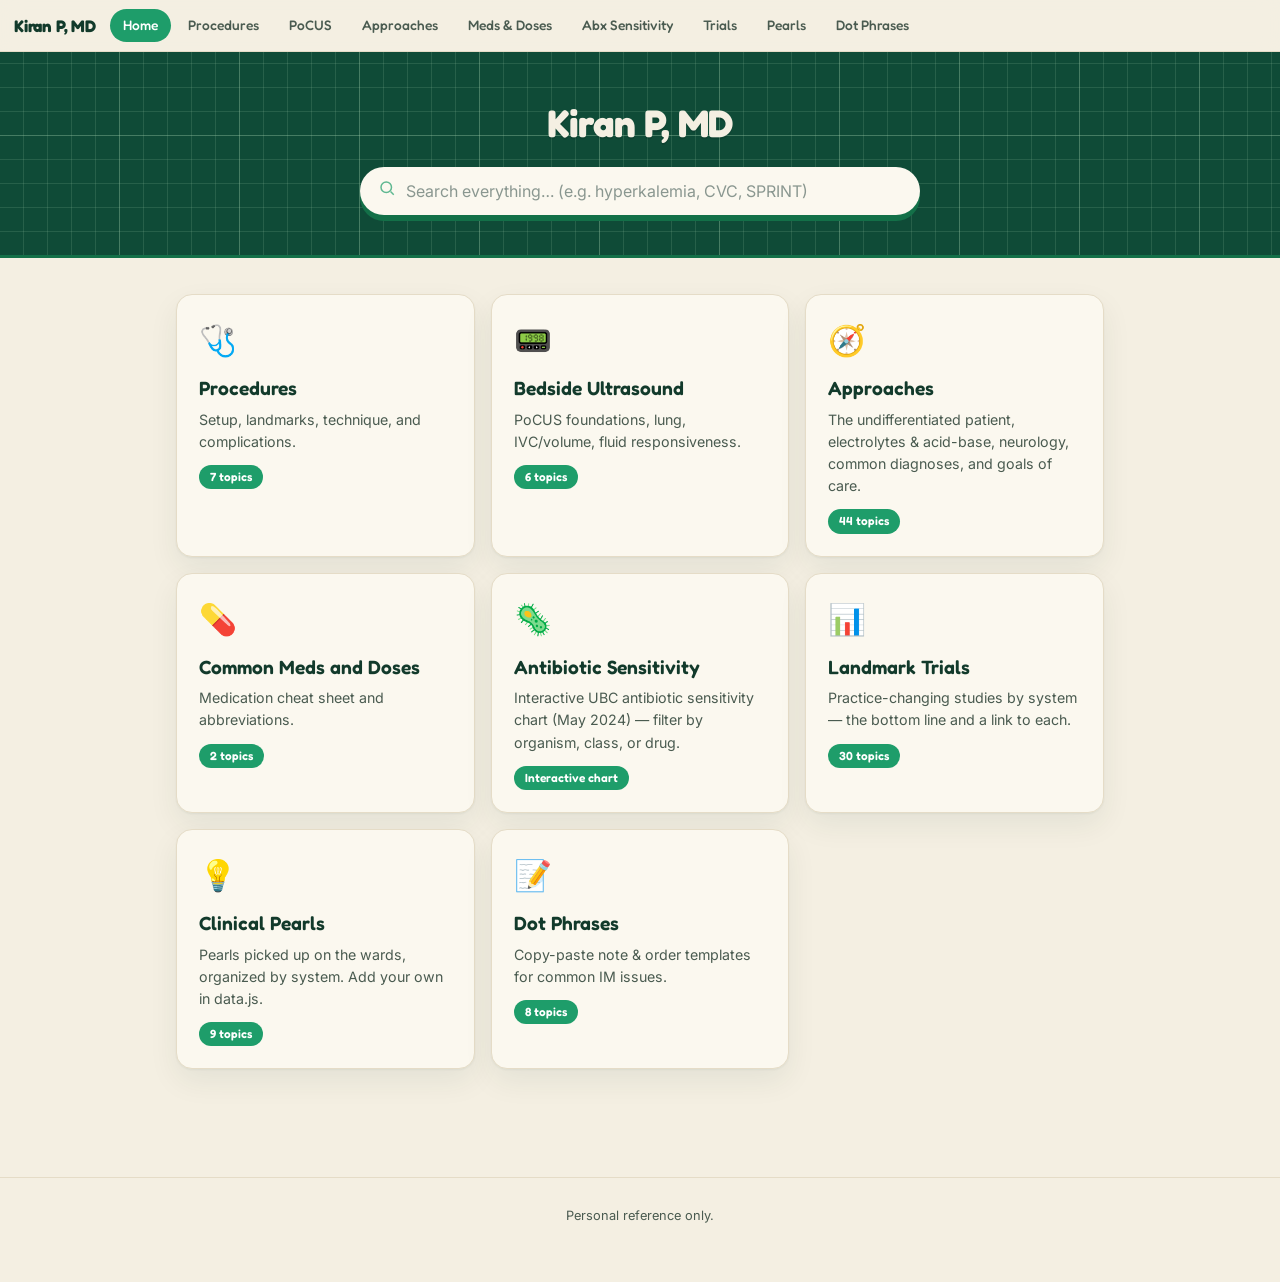
<file: index.html>
<!DOCTYPE html>
<html lang="en">
<head>
<meta charset="UTF-8">
<meta name="viewport" content="width=device-width, initial-scale=1.0">
<title>Kiran P, MD</title>
<link rel="stylesheet" href="styles.css?v=4">
</head>
<body data-page="home">
<div class="topbar" id="topbar"></div>
<header class="hero">
  <h1>Kiran P, MD</h1>
  <div class="searchwrap">
    <svg viewBox="0 0 24 24" fill="none" stroke="currentColor" stroke-width="2"><circle cx="11" cy="11" r="7"/><path d="M21 21l-4.3-4.3"/></svg>
    <input id="search" type="text" placeholder="Search everything… (e.g. hyperkalemia, CVC, SPRINT)" autocomplete="off">
  </div>
</header>
<main id="main"></main>
<footer>
  <p class="disclaimer">Personal reference only.</p>
</footer>
<script>
var _v=Date.now();
document.write('<scr'+'ipt src="data.js?t='+_v+'"></scr'+'ipt>');
document.write('<scr'+'ipt src="app.js?t='+_v+'"></scr'+'ipt>');
</script>
</body>
</html>
</file>
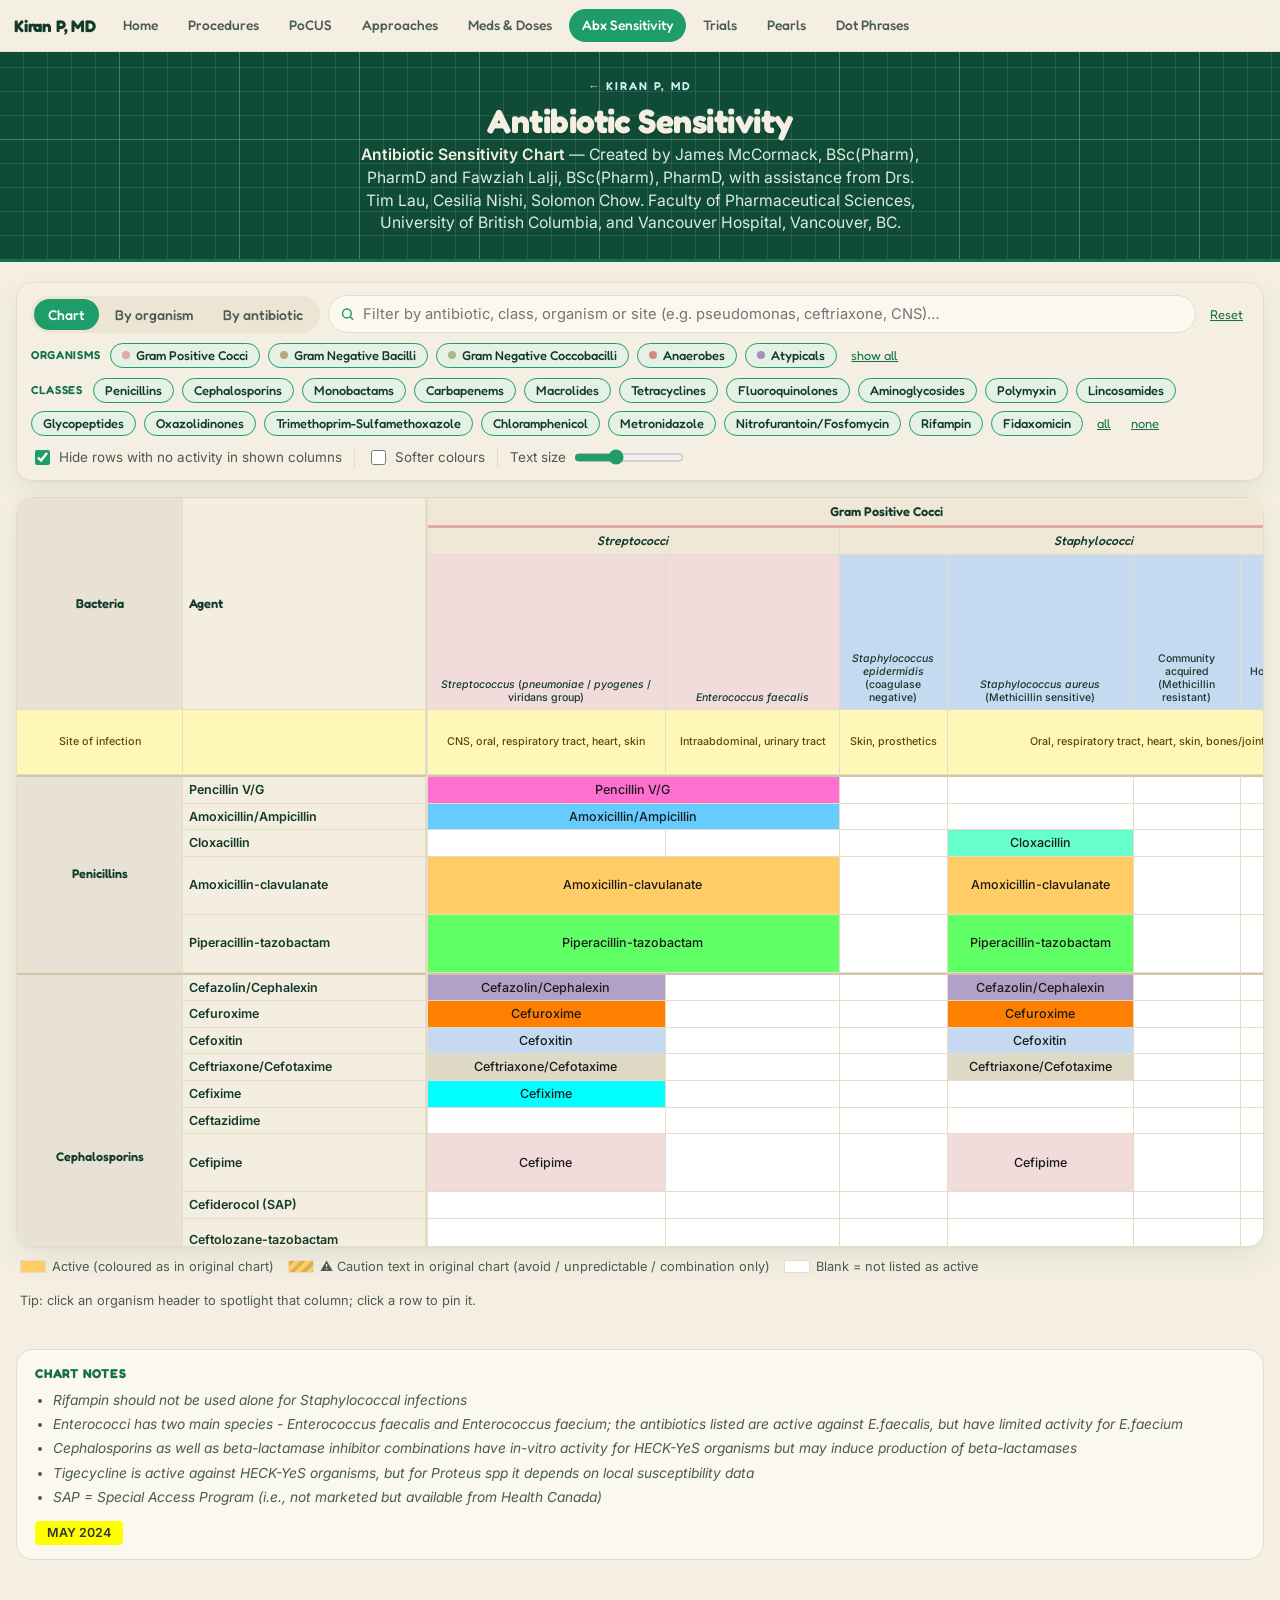
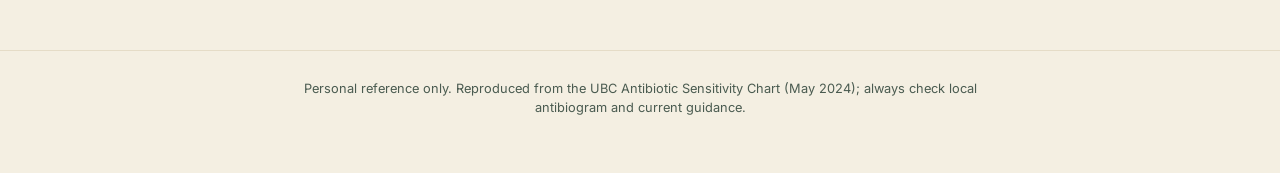
<file: antibiotics.html>
<!DOCTYPE html>
<html lang="en">
<head>
<meta charset="UTF-8">
<meta name="viewport" content="width=device-width, initial-scale=1.0">
<title>Antibiotic Sensitivity — Kiran P, MD</title>
<link rel="stylesheet" href="styles.css?v=4">
<style>
/* ---------- page-specific: Antibiotic Sensitivity ---------- */
body[data-page="antibiotics"] main{max-width:1560px;padding-top:20px}
body[data-page="antibiotics"] header.hero{padding:26px 20px 24px}
body[data-page="antibiotics"] header.hero h1{font-size:2.1rem}
.abx-credit{font-size:.74rem;color:#cfe3d2;max-width:720px;margin:10px auto 0;line-height:1.45}
.abx-credit b{color:#f4efe2;font-weight:600}

.abx-toolbar{background:rgba(244,239,226,.95);backdrop-filter:blur(8px);
  border:1.5px solid var(--line);border-radius:var(--radius);box-shadow:var(--shadow);padding:12px 14px;margin-bottom:16px}
.abx-row{display:flex;flex-wrap:wrap;align-items:center;gap:8px}
.abx-row + .abx-row{margin-top:10px}
.abx-tabs{display:inline-flex;background:var(--paper2);border-radius:999px;padding:3px;gap:2px}
.abx-tabs button{font-family:var(--display);border:none;background:none;color:var(--ink-soft);font-weight:500;font-size:.88rem;padding:7px 14px;border-radius:999px;cursor:pointer}
.abx-tabs button.on{background:var(--accent);color:#fff}
.abx-search{flex:1 1 220px;min-width:180px;position:relative}
.abx-search input{width:100%;font-family:var(--body);font-size:.92rem;padding:9px 12px 9px 34px;border:1.5px solid var(--line);border-radius:999px;background:var(--card);color:var(--ink);outline:none}
.abx-search input:focus{border-color:var(--accent)}
.abx-search svg{position:absolute;left:12px;top:50%;transform:translateY(-50%);width:15px;height:15px;color:var(--accent)}
.lbl{font-family:var(--display);font-size:.72rem;text-transform:uppercase;letter-spacing:.06em;color:var(--accent-dark);font-weight:600;margin-right:2px}
.chip{font-family:var(--display);font-size:.8rem;font-weight:500;border:1.5px solid var(--line);background:var(--card);color:var(--ink-soft);padding:4px 11px;border-radius:999px;cursor:pointer;white-space:nowrap}
.chip:hover{border-color:var(--accent)}
.chip.on{background:var(--accent-soft);border-color:var(--accent);color:var(--ink)}
.chip.off{opacity:.55;text-decoration:line-through}
.chip .dot{display:inline-block;width:8px;height:8px;border-radius:50%;margin-right:6px;vertical-align:1px}
.btnlink{font-family:var(--display);font-size:.8rem;border:none;background:none;color:var(--accent-dark);cursor:pointer;text-decoration:underline;padding:4px 6px}
.tog{display:inline-flex;align-items:center;gap:6px;font-size:.84rem;color:var(--ink-soft);cursor:pointer;user-select:none}
.tog input{accent-color:var(--accent);width:15px;height:15px}
.sep{width:1px;height:22px;background:var(--line);margin:0 4px}
input[type=range]{accent-color:var(--accent);width:110px}

/* ---------- chart ---------- */
.chartwrap{overflow:auto;max-height:calc(100vh - 150px);border:1.5px solid var(--line);border-radius:var(--radius);background:var(--card);box-shadow:var(--shadow)}
table.abx{border-collapse:separate;border-spacing:0;font-size:var(--fs,12.5px);table-layout:fixed;width:max-content;min-width:100%}
table.abx col.cs1{width:108px}table.abx col.cs2{width:170px}table.abx col.co{width:calc(var(--fs,12.5px) * 8.6)}
table.abx th,table.abx td{border-right:1px solid var(--line);border-bottom:1px solid var(--line);padding:5px 6px;text-align:center;vertical-align:middle;line-height:1.25}
table.abx thead th{position:sticky;background:#efe8d6;color:var(--ink);font-family:var(--display);font-weight:600;z-index:3}
table.abx thead tr.h1 th{top:0;height:30px;font-size:1.02em}
table.abx thead tr.h2 th{top:30px;height:24px;font-style:italic;font-weight:500}
table.abx thead tr.h3 th{top:54px;font-family:var(--body);font-weight:500;font-size:.84em;cursor:pointer;vertical-align:bottom}
table.abx thead tr.h3 th:hover{background:#e4f1e4}
table.abx thead tr.h3 th.sel{background:var(--accent);color:#fff}
table.abx thead tr.h3 th .org i{font-style:italic}
table.abx thead tr.h4 th{position:sticky;background:#fff7b8;font-weight:500;font-family:var(--body);font-size:.86em;color:#5a4d00}
table.abx .stick1{position:sticky;left:0;z-index:4;background:#e7e2d4;font-family:var(--display);font-weight:600;color:var(--ink)}
table.abx .stick2{position:sticky;left:108px;z-index:4;background:#f3eee0;text-align:left;font-weight:600;color:var(--ink);box-shadow:2px 0 0 var(--line)}
table.abx thead .stick1,table.abx thead .stick2{z-index:6}
table.abx tbody td.cell{color:#1a1a1a;font-weight:500;position:relative}
table.abx tbody td.empty{background:#fff}
table.abx tbody tr.clsstart td,table.abx tbody tr.clsstart th{border-top:2px solid #cfc5ab}
table.abx.soft tbody td.cell{background:color-mix(in srgb,var(--c) 42%,#fff) !important}
table.abx tbody td.caution{background-image:repeating-linear-gradient(135deg,rgba(0,0,0,.09) 0 5px,transparent 5px 10px)}
table.abx tbody td.caution::before{content:"⚠ ";}
table.abx tbody tr:hover td.empty{background:#f6f3ea}
table.abx tbody tr.rsel td,table.abx tbody tr.rsel th.stick2{outline:2px solid var(--accent);outline-offset:-2px}
table.abx.hascol tbody td.dim,table.abx.hascol tbody td.dim{opacity:.22}
table.abx td.hi{box-shadow:inset 0 0 0 2px var(--ink)}
.legend{display:flex;flex-wrap:wrap;gap:14px;font-size:.8rem;color:var(--ink-soft);margin:10px 4px 0}
.legend span.sw{display:inline-block;width:26px;height:13px;border:1px solid var(--line);vertical-align:-2px;margin-right:6px;background:#ffcc66}
.legend span.sw.c{background-image:repeating-linear-gradient(135deg,rgba(0,0,0,.14) 0 4px,transparent 4px 8px)}
.legend span.sw.e{background:#fff}

/* ---------- lists (by organism / by antibiotic) ---------- */
.pickgrid{display:grid;grid-template-columns:repeat(auto-fill,minmax(250px,1fr));gap:12px}
.pgroup{background:var(--card);border:1.5px solid var(--line);border-radius:14px;padding:12px 14px}
.pgroup h3{font-family:var(--display);font-size:.95rem;margin:0 0 8px;color:var(--ink);font-weight:600}
.pgroup h3 small{font-weight:500;color:var(--ink-soft);font-style:italic}
.pgroup .chip{display:block;width:100%;text-align:left;white-space:normal;margin:5px 0;border-radius:10px;line-height:1.3;padding:7px 10px}
.pgroup .chip .site{display:block;font-family:var(--body);font-size:.74rem;color:var(--ink-soft);margin-top:2px}
.results{margin-top:18px;scroll-margin-top:70px}
.rescard{background:var(--card);border:1.5px solid var(--accent);border-radius:var(--radius);box-shadow:var(--shadow);padding:16px 18px;margin-bottom:14px}
.rescard h2{font-family:var(--display);margin:0 0 4px;font-size:1.2rem;color:var(--ink)}
.rescard .sub{color:var(--ink-soft);font-size:.88rem;margin-bottom:10px}
.rescls{margin:12px 0 4px;font-family:var(--display);font-size:.74rem;text-transform:uppercase;letter-spacing:.06em;color:var(--accent-dark);font-weight:600}
.agent{display:flex;flex-wrap:wrap;align-items:center;gap:6px;padding:6px 0;border-bottom:1px dashed var(--line)}
.agent:last-child{border-bottom:none}
.pillc{display:inline-block;padding:3px 10px;border-radius:8px;font-size:.86rem;font-weight:500;color:#1a1a1a;border:1px solid rgba(0,0,0,.08)}
.pillc.caution{background-image:repeating-linear-gradient(135deg,rgba(0,0,0,.1) 0 5px,transparent 5px 10px)}
.pillc.caution::before{content:"⚠ "}
.forwhich{font-size:.78rem;color:var(--ink-soft)}
.forwhich b{color:var(--ink);font-weight:600}
.none{color:var(--ink-soft);font-style:italic;font-size:.9rem}
.drugpick{display:grid;grid-template-columns:repeat(auto-fill,minmax(220px,1fr));gap:6px}
.drugpick .clsname{grid-column:1/-1;margin:10px 0 0;font-family:var(--display);font-size:.74rem;text-transform:uppercase;letter-spacing:.06em;color:var(--accent-dark);font-weight:600}
.drugpick .chip{text-align:left;border-radius:10px;white-space:normal;line-height:1.3;padding:7px 10px}
.orgline{display:flex;gap:10px;align-items:flex-start;padding:7px 0;border-bottom:1px dashed var(--line)}
.orgline:last-child{border-bottom:none}
.orgline .o{flex:1;font-size:.9rem;color:var(--ink)}
.orgline .o .site{display:block;font-size:.76rem;color:var(--ink-soft)}
.orgline.no .o{color:#9aa39c}
.mark{flex:none;font-family:var(--display);font-weight:600;font-size:.78rem;padding:2px 9px;border-radius:999px}
.mark.y{background:var(--accent-soft);color:var(--accent-dark)}
.mark.c{background:var(--warn-soft);color:var(--warn)}
.mark.n{background:#eee;color:#999}

.notes{background:var(--card);border:1.5px solid var(--line);border-radius:var(--radius);padding:14px 18px;margin-top:22px;font-size:.86rem;color:var(--ink-soft)}
.notes h3{font-family:var(--display);font-size:.8rem;text-transform:uppercase;letter-spacing:.06em;color:var(--accent-dark);margin:0 0 6px}
.notes ul{margin:0;padding-left:18px}
.notes li{margin:3px 0;font-style:italic}
.datebadge{display:inline-block;background:#ffff00;color:#333;font-weight:600;font-size:.78rem;padding:2px 12px;border-radius:4px;margin-top:10px}
.hidden{display:none !important}
@media(max-width:700px){
  .abx-row.chart-only{flex-wrap:nowrap;overflow-x:auto;padding-bottom:4px}
  .abx-credit{font-size:.7rem}
  table.abx .stick1{display:none}
  table.abx col.cs1{width:0}
  table.abx .stick2{left:0}
  table.abx col.cs2{width:118px}
}
</style>
</head>
<body data-page="antibiotics">
<div class="topbar" id="topbar"></div>
<header class="hero">
  <div class="kicker"><a href="index.html" style="color:#cdeef4;text-decoration:none">← Kiran P, MD</a></div>
  <h1 id="pageTitle">Antibiotic Sensitivity</h1>
  <p class="abx-credit"><b>Antibiotic Sensitivity Chart</b> — Created by James McCormack, BSc(Pharm), PharmD and Fawziah Lalji, BSc(Pharm), PharmD, with assistance from Drs. Tim Lau, Cesilia Nishi, Solomon Chow. Faculty of Pharmaceutical Sciences, University of British Columbia, and Vancouver Hospital, Vancouver, BC.</p>
</header>

<main id="abxMain">
  <div class="abx-toolbar">
    <div class="abx-row">
      <div class="abx-tabs" role="tablist">
        <button data-view="chart" class="on">Chart</button>
        <button data-view="org">By organism</button>
        <button data-view="drug">By antibiotic</button>
      </div>
      <div class="abx-search">
        <svg viewBox="0 0 24 24" fill="none" stroke="currentColor" stroke-width="2.4"><circle cx="11" cy="11" r="7"/><path d="M21 21l-4.3-4.3"/></svg>
        <input id="abxQ" type="text" placeholder="Filter by antibiotic, class, organism or site (e.g. pseudomonas, ceftriaxone, CNS)…" autocomplete="off">
      </div>
      <button class="btnlink" id="resetAll">Reset</button>
    </div>
    <div class="abx-row chart-only" id="grpChips"><span class="lbl">Organisms</span></div>
    <div class="abx-row chart-only" id="clsChips"><span class="lbl">Classes</span></div>
    <div class="abx-row chart-only">
      <label class="tog"><input type="checkbox" id="hideEmpty" checked> Hide rows with no activity in shown columns</label>
      <span class="sep"></span>
      <label class="tog"><input type="checkbox" id="softCol"> Softer colours</label>
      <span class="sep"></span>
      <label class="tog">Text size <input type="range" id="fsz" min="10" max="17" step="0.5" value="12.5"></label>
    </div>
  </div>

  <section id="view-chart">
    <div class="chartwrap"><table class="abx" id="abxTable"></table></div>
    <div class="legend">
      <span><span class="sw"></span>Active (coloured as in original chart)</span>
      <span><span class="sw c"></span>⚠ Caution text in original chart (avoid / unpredictable / combination only)</span>
      <span><span class="sw e"></span>Blank = not listed as active</span>
      <span>Tip: click an organism header to spotlight that column; click a row to pin it.</span>
    </div>
  </section>

  <section id="view-org" class="hidden">
    <p class="none" style="margin:0 4px 10px">Select one or more organisms. Agents listed under <b>“Active against all selected”</b> appear in the chart for every organism you pick.</p>
    <div class="pickgrid" id="orgPick"></div>
    <div class="results" id="orgRes"></div>
  </section>

  <section id="view-drug" class="hidden">
    <p class="none" style="margin:0 4px 10px">Select an antibiotic row from the chart to see every organism it is listed against.</p>
    <div class="drugpick" id="drugPick"></div>
    <div class="results" id="drugRes"></div>
  </section>

  <div class="notes">
    <h3>Chart notes</h3>
    <ul>
      <li>Rifampin should not be used alone for Staphylococcal infections</li>
      <li>Enterococci has two main species - Enterococcus faecalis and Enterococcus faecium; the antibiotics listed are active against E.faecalis, but have limited activity for E.faecium</li>
      <li>Cephalosporins as well as beta-lactamase inhibitor combinations have in-vitro activity for HECK-YeS organisms but may induce production of beta-lactamases</li>
      <li>Tigecycline is active against HECK-YeS organisms, but for Proteus spp it depends on local susceptibility data</li>
      <li>SAP = Special Access Program (i.e., not marketed but available from Health Canada)</li>
    </ul>
    <span class="datebadge">MAY 2024</span>
  </div>
</main>

<footer>
  <p class="disclaimer">Personal reference only. Reproduced from the UBC Antibiotic Sensitivity Chart (May 2024); always check local antibiogram and current guidance.</p>
</footer>

<script>
/* ============================================================
   ANTIBIOTIC SENSITIVITY CHART DATA (May 2024)
   Transcribed exactly from the source chart. Columns are the
   organism columns (0–19); each row lists cells as
   [firstCol, lastCol, "text as printed", "#colour"].
   ============================================================ */
const ABX_GROUPS = [
  { name:"Gram Positive Cocci", from:0, to:5, color:"#e3a7a4" },
  { name:"Gram Negative Bacilli", from:6, to:11, color:"#b5a97a" },
  { name:"Gram Negative Coccobacilli", from:12, to:13, color:"#a8b88a" },
  { name:"Anaerobes", from:14, to:16, color:"#d08a86" },
  { name:"Atypicals", from:17, to:19, color:"#a48fbf" },
];
const ABX_SUBGROUPS = [ { name:"Streptococci", from:0, to:1 }, { name:"Staphylococci", from:2, to:5 } ];
const ABX_ORGS = [
  { n:"<i>Streptococcus</i> (<i>pneumoniae</i> / <i>pyogenes</i> / viridans group)", s:"Strep (pneumo / pyogenes / viridans)", site:"CNS, oral, respiratory tract, heart, skin", bg:"#f2dcdb" },
  { n:"<i>Enterococcus faecalis</i>", s:"E. faecalis", site:"Intraabdominal, urinary tract", bg:"#f2dcdb" },
  { n:"<i>Staphylococcus epidermidis</i> (coagulase negative)", s:"S. epidermidis (CoNS)", site:"Skin, prosthetics", bg:"#c5d9f1" },
  { n:"<i>Staphylococcus aureus</i> (Methicillin sensitive)", s:"S. aureus (MSSA)", site:"Oral, respiratory tract, heart, skin, bones/joint", bg:"#c5d9f1" },
  { n:"Community acquired (Methicillin resistant)", s:"CA-MRSA", site:"Oral, respiratory tract, heart, skin, bones/joint", bg:"#c5d9f1" },
  { n:"Hospital acquired (Methicillin resistant)", s:"HA-MRSA", site:"Oral, respiratory tract, heart, skin, bones/joint", bg:"#c5d9f1" },
  { n:"Non-beta-lactamase producing <i>Escherichia coli</i>, <i>Klebsiella pneumoniae</i>, <i>Haemophilus influenzae</i>", s:"Non-β-lactamase E. coli / Klebsiella / H. flu", site:"Respiratory, intraabdominal, urinary tract, and others", bg:"#ddd9c4" },
  { n:"Beta-lactamase producing <i>Escherichia coli</i>, <i>Klebsiella pneumoniae</i>, <i>Haemophilus influenzae</i>", s:"β-lactamase E. coli / Klebsiella / H. flu", site:"Respiratory, intraabdominal, urinary tract, and others", bg:"#ddd9c4" },
  { n:"AmpC producing (HECK YeS) <i>Hafnia alvei</i>, <i>Enterobacter cloacae</i>, <i>Citrobacter freundii</i>, <i>Klebsiella aerogenes</i>, <i>Yersinia enterocolitica</i>", s:"AmpC producers (HECK-YeS)", site:"Respiratory, intraabdominal, urinary tract, and others", bg:"#ddd9c4" },
  { n:"ESBL-E (Extended spectrum beta-lactamase producing) <i>Enterobacterales</i>", s:"ESBL-E", site:"Respiratory, intraabdominal, urinary tract, and others", bg:"#ddd9c4" },
  { n:"CRE (Carbapenem-resistant <i>Enterobacterales</i>)", s:"CRE", site:"Respiratory, intraabdominal, urinary tract, and others", bg:"#ddd9c4" },
  { n:"<i>Pseudomonas aeruginosa</i>", s:"Pseudomonas aeruginosa", site:"Respiratory, intraabdominal, urinary tract, and others", bg:"#ddd9c4" },
  { n:"<i>Neisseria meningitidis</i>", s:"N. meningitidis", site:"Central nervous system", bg:"#ebf1de" },
  { n:"<i>Neisseria gonorrhoeae</i>", s:"N. gonorrhoeae", site:"Pelvic inflammatory disease/STI", bg:"#ebf1de" },
  { n:"Above the diaphragm (<i>Peptostreptococcus</i>)", s:"Anaerobes above diaphragm (Peptostreptococcus)", site:"Oral, respiratory tract", bg:"#e6b8b7" },
  { n:"Below the diaphragm (<i>Bacteroides</i> spp)", s:"Anaerobes below diaphragm (Bacteroides)", site:"Intraabdominal, pelvic inflammatory disease", bg:"#e6b8b7" },
  { n:"<i>Clostridioides difficile</i>", s:"C. difficile", site:"Intraabdominal", bg:"#e6b8b7" },
  { n:"<i>Mycoplasma pneumoniae</i>, <i>Chlamydophila</i> spp", s:"Mycoplasma / Chlamydophila", site:"Respiratory tract", bg:"#ccc0da" },
  { n:"<i>Legionella pneumophila</i>", s:"Legionella", site:"Respiratory tract", bg:"#ccc0da" },
  { n:"<i>Chlamydia trachomatis</i>", s:"Chlamydia trachomatis", site:"Pelvic inflammatory disease/STI", bg:"#ccc0da" },
];
/* merged "Site of infection" cells exactly as printed */
const ABX_SITES = [
  [0,0,"CNS, oral, respiratory tract, heart, skin"],[1,1,"Intraabdominal, urinary tract"],[2,2,"Skin, prosthetics"],
  [3,5,"Oral, respiratory tract, heart, skin, bones/joint"],[6,11,"Respiratory, intraabdominal, urinary tract, and others"],
  [12,12,"Central nervous system"],[13,13,"Pelvic inflammatory disease/STI"],[14,14,"Oral, respiratory tract"],
  [15,15,"Intraabdominal, pelvic inflammatory disease"],[16,16,"Intraabdominal"],[17,18,"Respiratory tract"],[19,19,"Pelvic inflammatory disease/STI"],
];
/* search aliases for spellings used on the original chart */
const ABX_ALIAS = { "Pencillin":"penicillin", "Cefipime":"cefepime" };

const ABX_ROWS = [
 // ---- Penicillins ----
 { cls:"Penicillins", name:"Pencillin V/G", cells:[[0,1,"Pencillin V/G","#ff6fcf"],[12,12,"Pencillin G-IV","#ff6fcf"],[14,14,"Pencillin V/G","#ff6fcf"]] },
 { cls:"Penicillins", name:"Amoxicillin/Ampicillin", cells:[[0,1,"Amoxicillin/Ampicillin","#66ccff"],[6,6,"Amoxicillin/Ampicillin","#66ccff"],[12,12,"Ampicillin-IV","#66ccff"],[14,14,"Amoxicillin/Ampicillin","#66ccff"]] },
 { cls:"Penicillins", name:"Cloxacillin", cells:[[3,3,"Cloxacillin","#66ffcc"]] },
 { cls:"Penicillins", name:"Amoxicillin-clavulanate", cells:[[0,1,"Amoxicillin-clavulanate","#ffcc66"],[3,3,"Amoxicillin-clavulanate","#ffcc66"],[6,7,"Amoxicillin-clavulanate","#ffcc66"],[8,8,"Avoid in serious infections","#ffcc66"],[14,15,"Amoxicillin-clavulanate","#ffcc66"]] },
 { cls:"Penicillins", name:"Piperacillin-tazobactam", cells:[[0,1,"Piperacillin-tazobactam","#60ff66"],[3,3,"Piperacillin-tazobactam","#60ff66"],[6,7,"Piperacillin-tazobactam","#60ff66"],[8,8,"Avoid in serious infections","#60ff66"],[11,11,"Piperacillin-tazobactam","#60ff66"],[14,15,"Piperacillin-tazobactam","#60ff66"]] },
 // ---- Cephalosporins ----
 { cls:"Cephalosporins", name:"Cefazolin/Cephalexin", cells:[[0,0,"Cefazolin/Cephalexin","#b1a0c7"],[3,3,"Cefazolin/Cephalexin","#b1a0c7"],[6,6,"Cefazolin/Cephalexin","#b1a0c7"],[14,14,"Cefazolin/Cephalexin","#b1a0c7"]] },
 { cls:"Cephalosporins", name:"Cefuroxime", cells:[[0,0,"Cefuroxime","#ff8000"],[3,3,"Cefuroxime","#ff8000"],[6,7,"Cefuroxime","#ff8000"],[14,14,"Cefuroxime","#ff8000"]] },
 { cls:"Cephalosporins", name:"Cefoxitin", cells:[[0,0,"Cefoxitin","#c5d9f1"],[3,3,"Cefoxitin","#c5d9f1"],[6,7,"Cefoxitin","#c5d9f1"],[14,15,"Cefoxitin","#c5d9f1"]] },
 { cls:"Cephalosporins", name:"Ceftriaxone/Cefotaxime", cells:[[0,0,"Ceftriaxone/Cefotaxime","#ddd9c4"],[3,3,"Ceftriaxone/Cefotaxime","#ddd9c4"],[6,7,"Ceftriaxone/Cefotaxime","#ddd9c4"],[12,14,"Ceftriaxone/Cefotaxime","#d5d1b7"]] },
 { cls:"Cephalosporins", name:"Cefixime", cells:[[0,0,"Cefixime","#00ffff"],[6,7,"Cefixime","#00ffff"],[13,13,"Cefixime","#21ffff"]] },
 { cls:"Cephalosporins", name:"Ceftazidime", cells:[[6,7,"Ceftazidime","#c4d79b"],[11,12,"Ceftazidime","#c4d79b"]] },
 { cls:"Cephalosporins", name:"Cefipime", cells:[[0,0,"Cefipime","#f2dcdb"],[3,3,"Cefipime","#f2dcdb"],[6,7,"Cefipime","#f2dcdb"],[8,8,"Unpredictable activity","#f2dcdb"],[11,12,"Cefipime","#f2dcdb"],[14,14,"Cefipime","#f2dcdb"]] },
 { cls:"Cephalosporins", name:"Cefiderocol (SAP)", cells:[[6,11,"Cefiderocol (SAP)","#b1a0c7"]] },
 { cls:"Cephalosporins", name:"Ceftolozane-tazobactam", cells:[[6,7,"Ceftolozane-tazobactam","#92cddc"],[11,11,"Ceftolozane-tazobactam","#92cddc"],[14,14,"Ceftolozane-tazobactam","#92cddc"]] },
 { cls:"Cephalosporins", name:"Ceftazidime-avibactam (SAP)", cells:[[6,11,"Ceftazidime-avibactam (SAP)","#c4d79b"]] },
 { cls:"Cephalosporins", name:"Ceftaroline (SAP)", cells:[[0,0,"Ceftaroline (SAP)","#95b3d7"],[2,7,"Ceftaroline (SAP)","#95b3d7"],[14,14,"Ceftaroline (SAP)","#95b3d7"]] },
 { cls:"Cephalosporins", name:"Ceftobiprole", cells:[[0,0,"Ceftobiprole","#e261f3"],[2,7,"Ceftobiprole","#e261f3"],[14,14,"Ceftobiprole","#e261f3"]] },
 // ---- Monobactams ----
 { cls:"Monobactams", name:"Aztreonam (SAP)", cells:[[6,7,"Aztreonam (SAP)","#fabf8f"],[10,10,"Only in Combination with CFZ-AVI (SAP)","#fabf8f"],[11,11,"Aztreonam (SAP)","#fabf8f"]] },
 // ---- Carbapenems ----
 { cls:"Carbapenems", name:"Meropenem/Imipenem", cells:[[0,1,"Meropenem/Imipenem","#ffff00"],[3,3,"Meropenem/Imipenem","#ffff00"],[6,9,"Meropenem/Imipenem","#ffff00"],[11,12,"Meropenem/Imipenem","#ffff00"],[14,15,"Meropenem/Imipenem","#ffff00"]] },
 { cls:"Carbapenems", name:"Ertapenem", cells:[[0,0,"Ertapenem","#b7dee8"],[3,3,"Ertapenem","#b7dee8"],[6,9,"Ertapenem","#b7dee8"],[14,15,"Ertapenem","#b7dee8"]] },
 { cls:"Carbapenems", name:"Imipenem-relebactam (SAP)", cells:[[0,1,"Imipenem-relebactam (SAP)","#ffff00"],[3,3,"Imipenem-relebactam (SAP)","#ffff00"],[6,12,"Imipenem-relebactam (SAP)","#ffff00"],[14,15,"Imipenem-relebactam (SAP)","#ffff00"]] },
 // ---- Macrolides ----
 { cls:"Macrolides", name:"Erythromycin", cells:[[0,0,"Erythromycin","#c4bd97"],[3,3,"Erythromycin","#c4bd97"],[17,19,"Erythromycin","#c4bd97"]] },
 { cls:"Macrolides", name:"Clarithromycin/Azithromycin", cells:[[0,0,"Clarithromycin/Azithromycin","#ff6600"],[3,3,"Clarithromycin/Azithromycin","#ff6600"],[6,6,"Clarithromycin/Azithromycin (JUST H.flu)","#ff6600"],[13,13,"Azithromycin","#ff6600"],[17,18,"Clarithromycin/Azithromycin","#ff6600"],[19,19,"Azithromycin","#ff6600"]] },
 // ---- Tetracyclines ----
 { cls:"Tetracyclines", name:"Tetracycline/Doxycycline/Minocycline", cells:[[0,0,"Tetracycline/Doxycycline/Minocycline","#ff95b4"],[3,4,"Tetracycline/Doxycycline/Minocycline","#ff95b4"],[6,6,"Tetracycline/Doxycycline/Minocycline (JUST H.flu)","#ff95b4"],[14,14,"Tetracycline/Doxycycline/Minocycline","#ff95b4"],[17,19,"Tetracycline/Doxycycline","#ff95b4"]] },
 { cls:"Tetracyclines", name:"Tigecycline", cells:[[0,10,"Tigecycline","#95b3d7"],[14,15,"Tigecycline","#95b3d7"],[17,18,"Tigecycline","#95b3d7"]] },
 // ---- Fluoroquinolones ----
 { cls:"Fluoroquinolones", name:"Ciprofloxacin/Norfloxacin", cells:[[6,12,"Ciprofloxacin/Norfloxacin (Only bladder infections for Norfloxacin)","#ccff66"],[18,18,"Ciprofloxacin","#ccff66"]] },
 { cls:"Fluoroquinolones", name:"Levofloxacin/Moxifloxacin", cells:[[0,0,"Levofloxacin/Moxifloxacin","#66ffff"],[6,9,"Levofloxacin/Moxifloxacin","#66ffff"],[14,14,"Levofloxacin/Moxifloxacin","#66ffff"],[15,15,"Moxifloxacin","#57f8f6"],[17,18,"Levofloxacin/Moxifloxacin","#66ffff"]] },
 // ---- single-row classes ----
 { cls:"Aminoglycosides", name:"Gentamicin/Tobramycin/Amikacin", cells:[[6,9,"Gentamicin/Tobramycin/Amikacin","#b1a0c7"],[11,11,"Amikacin","#b1a0c7"]] },
 { cls:"Polymyxin", name:"Colistin/Polymyxin B", cells:[[6,11,"Colistin/Polymyxin B","#b1a0c7"]] },
 { cls:"Lincosamides", name:"Clindamycin", cells:[[0,0,"Clindamycin","#abab00"],[3,4,"Clindamycin","#abab00"],[14,15,"Clindamycin","#abab00"],[17,17,"<i>Chlamydia</i> only","#abab00"]] },
 { cls:"Glycopeptides/ Lipoglycopeptides", name:"Vancomycin/Daptomycin/Dalbavancin", cells:[[0,5,"Vancomycin/Daptomycin/Dalbavancin","#fd4c53"],[14,14,"Vancomycin/Daptomycin/Dalbavancin","#fd4c53"],[16,16,"Vancomycin (PO)","#fd4c53"]] },
 { cls:"Oxazolidinones", name:"Linezolid", cells:[[0,5,"Linezolid","#95fda3"],[14,14,"Linezolid","#95fda3"]] },
 { cls:"Trimethoprim-Sulfamethoxazole", name:"Trimethoprim-sulfamethoxazole", cells:[[3,4,"Trimethoprim-sulfamethoxazole","#c5d9f1"],[6,9,"Trimethoprim-sulfamethoxazole","#c5d9f1"]] },
 { cls:"Chloramphenicol", name:"Chloramphenicol", cells:[[0,0,"Chloramphenicol","#e9a0e4"],[6,7,"Chloramphenicol","#e9a0e4"],[12,15,"Chloramphenicol","#e9a0e4"]] },
 { cls:"Metronidazole", name:"Metronidazole", cells:[[14,16,"Metronidazole","#8db4e2"]] },
 { cls:"Nitrofurantoin/Fosfomycin", name:"Nitrofurantoin/Fosfomycin", cells:[[1,1,"Nitrofurantoin/Fosfomycin","#c4d79b"],[6,7,"Nitrofurantoin/Fosfomycin","#c4d79b"],[8,8,"Unpredictable activity","#c4d79b"],[9,9,"Unpredictable activity","#c4d79b"]] },
 { cls:"Rifampin", name:"Rifampin", cells:[[2,5,"Rifampin","#ccffcc"],[12,12,"Rifampin","#ccffcc"]] },
 { cls:"Fidaxomicin", name:"Fidaxomicin", cells:[[16,16,"Fidaxomicin","#ebf1de"]] },
];

/* ============================================================
   PAGE LOGIC
   ============================================================ */
(function(){
  const N = ABX_ORGS.length;
  const CLASSES = [...new Set(ABX_ROWS.map(r => r.cls))];
  const isCaution = t => /Avoid in serious|Unpredictable activity|Only in Combination/i.test(t);
  const strip = h => h.replace(/<[^>]+>/g, "");
  const aliasText = t => Object.keys(ABX_ALIAS).reduce((s,k)=> s.includes(k) ? s+" "+ABX_ALIAS[k] : s, t);
  // per-row lookup: col -> cell
  ABX_ROWS.forEach((r,i) => { r.i = i; r.at = Array(N).fill(null); r.cells.forEach(c => { for(let k=c[0];k<=c[1];k++) r.at[k]=c; }); });

  const store = { get(k,d){ try{ const v=localStorage.getItem("abx:"+k); return v===null?d:JSON.parse(v);}catch(e){return d;} },
                  set(k,v){ try{ localStorage.setItem("abx:"+k, JSON.stringify(v)); }catch(e){} } };

  const state = {
    view: store.get("view","chart"),
    showCol: Array(N).fill(true),
    hideCls: new Set(),
    hideEmpty: store.get("hideEmpty", true),
    soft: store.get("soft", false),
    fs: store.get("fs", 12.5),
    q: "",
    spot: null,       // spotlighted column
    pinRow: null,
    orgSel: new Set(),
    drugSel: null,
  };

  const $ = s => document.querySelector(s);
  const table = $("#abxTable");

  /* ---------- toolbar ---------- */
  function buildChips(){
    const g = $("#grpChips");
    ABX_GROUPS.forEach((gr,gi) => {
      const b = document.createElement("button");
      b.className = "chip on"; b.dataset.g = gi;
      b.innerHTML = `<span class="dot" style="background:${gr.color}"></span>${gr.name}`;
      b.onclick = () => {
        const cols = range(gr.from, gr.to);
        const allOn = cols.every(c => state.showCol[c]);
        cols.forEach(c => state.showCol[c] = !allOn);
        render();
      };
      g.appendChild(b);
    });
    const only = document.createElement("button");
    only.className = "btnlink"; only.textContent = "show all";
    only.onclick = () => { state.showCol.fill(true); render(); };
    g.appendChild(only);

    const c = $("#clsChips");
    CLASSES.forEach(cl => {
      const b = document.createElement("button");
      b.className = "chip on"; b.dataset.c = cl; b.textContent = cl.replace("Glycopeptides/ Lipoglycopeptides","Glycopeptides");
      b.title = cl;
      b.onclick = e => {
        if (e.shiftKey || e.metaKey || e.ctrlKey) { // solo
          CLASSES.forEach(x => state.hideCls.add(x)); state.hideCls.delete(cl);
        } else state.hideCls.has(cl) ? state.hideCls.delete(cl) : state.hideCls.add(cl);
        render();
      };
      c.appendChild(b);
    });
    const all = document.createElement("button");
    all.className = "btnlink"; all.textContent = "all";
    all.onclick = () => { state.hideCls.clear(); render(); };
    const none = document.createElement("button");
    none.className = "btnlink"; none.textContent = "none";
    none.onclick = () => { CLASSES.forEach(x => state.hideCls.add(x)); render(); };
    c.appendChild(all); c.appendChild(none);
  }
  const range = (a,b) => Array.from({length:b-a+1},(_,i)=>a+i);

  /* ---------- filtering ---------- */
  function queryMatch(){
    const q = state.q.trim().toLowerCase();
    if (!q) return { rows:null, cols:null };
    const rows = new Set(), cols = new Set();
    ABX_ROWS.forEach(r => {
      const hay = aliasText(r.cls+" "+r.name+" "+r.cells.map(c=>strip(c[2])).join(" ")).toLowerCase();
      if (hay.includes(q)) rows.add(r.i);
    });
    ABX_ORGS.forEach((o,i) => {
      const g = ABX_GROUPS.find(g => i>=g.from && i<=g.to).name;
      const sg = (ABX_SUBGROUPS.find(s => i>=s.from && i<=s.to)||{}).name||"";
      const hay = (strip(o.n)+" "+o.s+" "+o.site+" "+g+" "+sg).toLowerCase();
      if (hay.includes(q)) cols.add(i);
    });
    return { rows: rows.size ? rows : null, cols: cols.size ? cols : null, none: !rows.size && !cols.size };
  }

  /* ---------- CHART ---------- */
  function renderChart(){
    const qm = queryMatch();
    let vis = range(0,N-1).filter(c => state.showCol[c] && (!qm.cols || qm.rows || qm.cols.has(c)));
    // when the query matches organisms (and not drugs), narrow columns to those organisms
    if (qm.cols && !qm.rows) vis = vis.filter(c => qm.cols.has(c));
    const visSet = new Set(vis);
    const rows = ABX_ROWS.filter(r => !state.hideCls.has(r.cls))
      .filter(r => !qm.rows || qm.rows.has(r.i))
      .filter(r => !qm.none)
      .filter(r => !state.hideEmpty || vis.some(c => r.at[c]));

    table.classList.toggle("soft", state.soft);
    table.style.setProperty("--fs", state.fs+"px");
    table.classList.toggle("hascol", state.spot!==null && visSet.has(state.spot));

    // header: group row, subgroup row, organism row, site row
    const spanFor = (a,b) => vis.filter(c => c>=a && c<=b).length;
    let h = `<colgroup><col class="cs1"><col class="cs2">${vis.map(()=>`<col class="co">`).join("")}</colgroup><thead><tr class="h1"><th class="stick1" rowspan="3">Bacteria</th><th class="stick2" rowspan="3">Agent</th>`;
    ABX_GROUPS.forEach(g => { const s = spanFor(g.from,g.to); if (s) h += `<th colspan="${s}" style="border-bottom:3px solid ${g.color}">${g.name}</th>`; });
    h += `</tr><tr class="h2">`;
    let c = 0;
    while (c < N) {
      const sg = ABX_SUBGROUPS.find(s => s.from === c);
      if (sg) { const s = spanFor(sg.from, sg.to); if (s) h += `<th colspan="${s}">${sg.name}</th>`; c = sg.to+1; }
      else { if (visSet.has(c)) h += `<th></th>`; c++; }
    }
    h += `</tr><tr class="h3">`;
    vis.forEach(i => { const o = ABX_ORGS[i]; h += `<th data-col="${i}" class="${state.spot===i?"sel":""}" style="${state.spot===i?"":"background:"+o.bg}" title="Click to spotlight"><span class="org">${o.n}</span></th>`; });
    h += `</tr><tr class="h4"><th class="stick1" style="background:#fff7b8">Site of infection</th><th class="stick2" style="background:#fff7b8"></th>`;
    ABX_SITES.forEach(s => { const n = spanFor(s[0], s[1]); if (n) h += `<th colspan="${n}">${s[2]}</th>`; });
    h += `</tr></thead>`;
    // set sticky top for site row after layout
    let b = `<tbody>`;
    let lastCls = null;
    const clsCount = {}; rows.forEach(r => clsCount[r.cls] = (clsCount[r.cls]||0)+1);
    rows.forEach(r => {
      const start = r.cls !== lastCls;
      b += `<tr data-row="${r.i}" class="${start?"clsstart":""} ${state.pinRow===r.i?"rsel":""}">`;
      if (start) b += `<th class="stick1" rowspan="${clsCount[r.cls]}">${r.cls}</th>`;
      b += `<th class="stick2">${r.name}</th>`;
      // walk visible columns, merging runs of the same cell
      let k = 0;
      while (k < vis.length) {
        const col = vis[k], cell = r.at[col];
        if (!cell) { b += `<td class="empty ${dimCls(col)}"></td>`; k++; continue; }
        let span = 1;
        while (k+span < vis.length && r.at[vis[k+span]] === cell && vis[k+span] === vis[k+span-1]+1) span++;
        const cols = vis.slice(k, k+span);
        const dim = state.spot!==null && !cols.includes(state.spot) ? "dim" : "";
        b += `<td class="cell ${isCaution(cell[2])?"caution":""} ${dim}" colspan="${span}" style="background:${cell[3]};--c:${cell[3]}">${cell[2]}</td>`;
        k += span;
      }
      b += `</tr>`;
      lastCls = r.cls;
    });
    if (!rows.length) b += `<tr><td colspan="${vis.length+2}" class="empty" style="padding:30px;font-style:italic;color:#777">No rows match the current filters.</td></tr>`;
    b += `</tbody>`;
    table.innerHTML = h + b;
    // position the 4th header row directly under the 3rd
    const h3 = table.querySelector("tr.h3"), h4 = table.querySelectorAll("tr.h4 th");
    if (h3) { const top = h3.offsetTop + h3.offsetHeight; h4.forEach(th => th.style.top = top+"px"); }

    // chip states
    document.querySelectorAll("#grpChips .chip").forEach(ch => {
      const g = ABX_GROUPS[ch.dataset.g]; const cols = range(g.from,g.to);
      const on = cols.filter(x => state.showCol[x]).length;
      ch.classList.toggle("on", on===cols.length); ch.classList.toggle("off", on===0);
    });
    document.querySelectorAll("#clsChips .chip").forEach(ch => {
      const off = state.hideCls.has(ch.dataset.c);
      ch.classList.toggle("on", !off); ch.classList.toggle("off", off);
    });
  }
  const dimCls = col => (state.spot!==null && col!==state.spot) ? "dim" : "";

  table.addEventListener("click", e => {
    const th = e.target.closest("th[data-col]");
    if (th) { const c = +th.dataset.col; state.spot = state.spot===c ? null : c; renderChart(); return; }
    const tr = e.target.closest("tbody tr[data-row]");
    if (tr) { const r = +tr.dataset.row; state.pinRow = state.pinRow===r ? null : r; renderChart(); }
  });

  /* ---------- BY ORGANISM ---------- */
  function renderOrgPick(){
    const q = state.q.trim().toLowerCase();
    const wrap = $("#orgPick");
    wrap.innerHTML = "";
    ABX_GROUPS.forEach(g => {
      const box = document.createElement("div"); box.className = "pgroup";
      box.innerHTML = `<h3><span class="dot" style="display:inline-block;width:9px;height:9px;border-radius:50%;background:${g.color};margin-right:6px"></span>${g.name}</h3>`;
      let any = false;
      range(g.from,g.to).forEach(i => {
        const o = ABX_ORGS[i];
        const sg = (ABX_SUBGROUPS.find(s => i>=s.from && i<=s.to)||{}).name;
        const hay = (strip(o.n)+" "+o.s+" "+o.site+" "+g.name+" "+(sg||"")).toLowerCase();
        if (q && !hay.includes(q) && !state.orgSel.has(i)) return;
        any = true;
        const b = document.createElement("button");
        b.className = "chip" + (state.orgSel.has(i) ? " on" : "");
        b.innerHTML = `${sg?`<span class="forwhich">${sg} · </span>`:""}${o.n}<span class="site">Site: ${o.site}</span>`;
        b.onclick = () => { state.orgSel.has(i) ? state.orgSel.delete(i) : state.orgSel.add(i); renderOrg(); };
        box.appendChild(b);
      });
      if (any) wrap.appendChild(box);
    });
  }
  function pill(cell){ return `<span class="pillc ${isCaution(cell[2])?"caution":""}" style="background-color:${cell[3]}">${cell[2]}</span>`; }
  function renderOrg(){
    renderOrgPick();
    const res = $("#orgRes");
    const sel = [...state.orgSel].sort((a,b)=>a-b);
    if (!sel.length) { res.innerHTML = `<p class="none">Nothing selected yet.</p>`; return; }
    const title = sel.map(i => ABX_ORGS[i].n).join(" &nbsp;+&nbsp; ");
    const full = [], partial = [];
    ABX_ROWS.forEach(r => {
      const hits = sel.filter(i => r.at[i]);
      if (!hits.length) return;
      const clean = hits.filter(i => !isCaution(r.at[i][2]));
      if (hits.length === sel.length) full.push(r); else partial.push({ r, hits });
    });
    const listRows = (arr, isPartial) => {
      if (!arr.length) return `<p class="none">None listed in the chart.</p>`;
      let out = "", last = null;
      arr.forEach(x => {
        const r = isPartial ? x.r : x;
        if (r.cls !== last) { out += `<div class="rescls">${r.cls}</div>`; last = r.cls; }
        const used = isPartial ? x.hits : sel;
        // group identical cells so each distinct entry shows once, with which organisms it applies to
        const seen = new Map();
        used.forEach(i => { const c = r.at[i]; const k = c[2]+"|"+c[3]; if (!seen.has(k)) seen.set(k, {cell:c, orgs:[]}); seen.get(k).orgs.push(i); });
        const allSame = seen.size === 1 && !isPartial;
        out += `<div class="agent">`;
        seen.forEach(({cell, orgs}) => {
          out += pill(cell);
          if (sel.length > 1 && !allSame) out += `<span class="forwhich">for <b>${orgs.map(i=>ABX_ORGS[i].s).join(", ")}</b></span>`;
        });
        out += `</div>`;
      });
      return out;
    };
    res.innerHTML = `<div class="rescard"><h2>${sel.length>1?"Active against all selected":"Active agents"}</h2>
      <div class="sub">${title}<br>Site of infection: ${[...new Set(sel.map(i=>ABX_ORGS[i].site))].join(" · ")}</div>
      ${listRows(full,false)}</div>` +
      (sel.length > 1 ? `<div class="rescard" style="border-color:var(--line)"><h2>Active against only some of the selected</h2>${listRows(partial,true)}</div>` : "");
  }

  /* ---------- BY ANTIBIOTIC ---------- */
  function renderDrugPick(){
    const q = state.q.trim().toLowerCase();
    const wrap = $("#drugPick"); wrap.innerHTML = "";
    let last = null;
    ABX_ROWS.forEach(r => {
      const hay = aliasText(r.cls+" "+r.name+" "+r.cells.map(c=>strip(c[2])).join(" ")).toLowerCase();
      if (q && !hay.includes(q) && state.drugSel !== r.i) return;
      if (r.cls !== last) { const d = document.createElement("div"); d.className="clsname"; d.textContent = r.cls; wrap.appendChild(d); last = r.cls; }
      const b = document.createElement("button");
      b.className = "chip" + (state.drugSel===r.i ? " on" : "");
      b.innerHTML = `<span class="dot" style="background:${r.cells[0][3]}"></span>${r.name}`;
      b.onclick = () => { state.drugSel = state.drugSel===r.i ? null : r.i; renderDrug(); if (state.drugSel!==null) $("#drugRes").scrollIntoView({behavior:"smooth",block:"start"}); };
      wrap.appendChild(b);
    });
  }
  function renderDrug(){
    renderDrugPick();
    const res = $("#drugRes");
    if (state.drugSel === null) { res.innerHTML = `<p class="none">Nothing selected yet.</p>`; return; }
    const r = ABX_ROWS[state.drugSel];
    const n = r.at.filter(c => c && !isCaution(c[2])).length;
    let out = `<div class="rescard"><h2>${r.name}</h2><div class="sub">${r.cls} · listed as active for ${n} of ${N} organism columns</div>`;
    ABX_GROUPS.forEach(g => {
      out += `<div class="rescls">${g.name}</div>`;
      range(g.from,g.to).forEach(i => {
        const c = r.at[i], o = ABX_ORGS[i];
        const mk = !c ? `<span class="mark n">—</span>` : isCaution(c[2]) ? `<span class="mark c">⚠ Caution</span>` : `<span class="mark y">✓ Active</span>`;
        out += `<div class="orgline ${c?"":"no"}">${mk}<div class="o">${o.n}<span class="site">${o.site}</span></div>${c?pill(c):""}</div>`;
      });
    });
    res.innerHTML = out + `</div>`;
  }

  /* ---------- global ---------- */
  function render(){
    document.querySelectorAll(".abx-tabs button").forEach(b => b.classList.toggle("on", b.dataset.view===state.view));
    ["chart","org","drug"].forEach(v => $("#view-"+v).classList.toggle("hidden", v!==state.view));
    document.querySelectorAll(".chart-only").forEach(el => el.classList.toggle("hidden", state.view!=="chart"));
    if (state.view==="chart") renderChart();
    else if (state.view==="org") renderOrg();
    else renderDrug();
    store.set("view", state.view);
  }

  document.addEventListener("DOMContentLoaded", () => {
    buildChips();
    $("#hideEmpty").checked = state.hideEmpty;
    $("#softCol").checked = state.soft;
    $("#fsz").value = state.fs;
    document.querySelectorAll(".abx-tabs button").forEach(b => b.onclick = () => { state.view = b.dataset.view; render(); });
    $("#abxQ").addEventListener("input", e => { state.q = e.target.value; render(); });
    $("#hideEmpty").onchange = e => { state.hideEmpty = e.target.checked; store.set("hideEmpty", state.hideEmpty); render(); };
    $("#softCol").onchange = e => { state.soft = e.target.checked; store.set("soft", state.soft); render(); };
    $("#fsz").oninput = e => { state.fs = +e.target.value; store.set("fs", state.fs); render(); };
    $("#resetAll").onclick = () => {
      state.showCol.fill(true); state.hideCls.clear(); state.q=""; $("#abxQ").value="";
      state.spot=null; state.pinRow=null; state.orgSel.clear(); state.drugSel=null; render();
    };
    // allow deep links like antibiotics.html#q=pseudomonas
    const m = location.hash.match(/q=([^&]+)/);
    if (m) { state.q = decodeURIComponent(m[1]); $("#abxQ").value = state.q; }
    render();
  });
})();
</script>
<script>
var _v=Date.now();
document.write('<scr'+'ipt src="data.js?t='+_v+'"></scr'+'ipt>');
document.write('<scr'+'ipt src="app.js?t='+_v+'"></scr'+'ipt>');
</script>
</body>
</html>
</file>
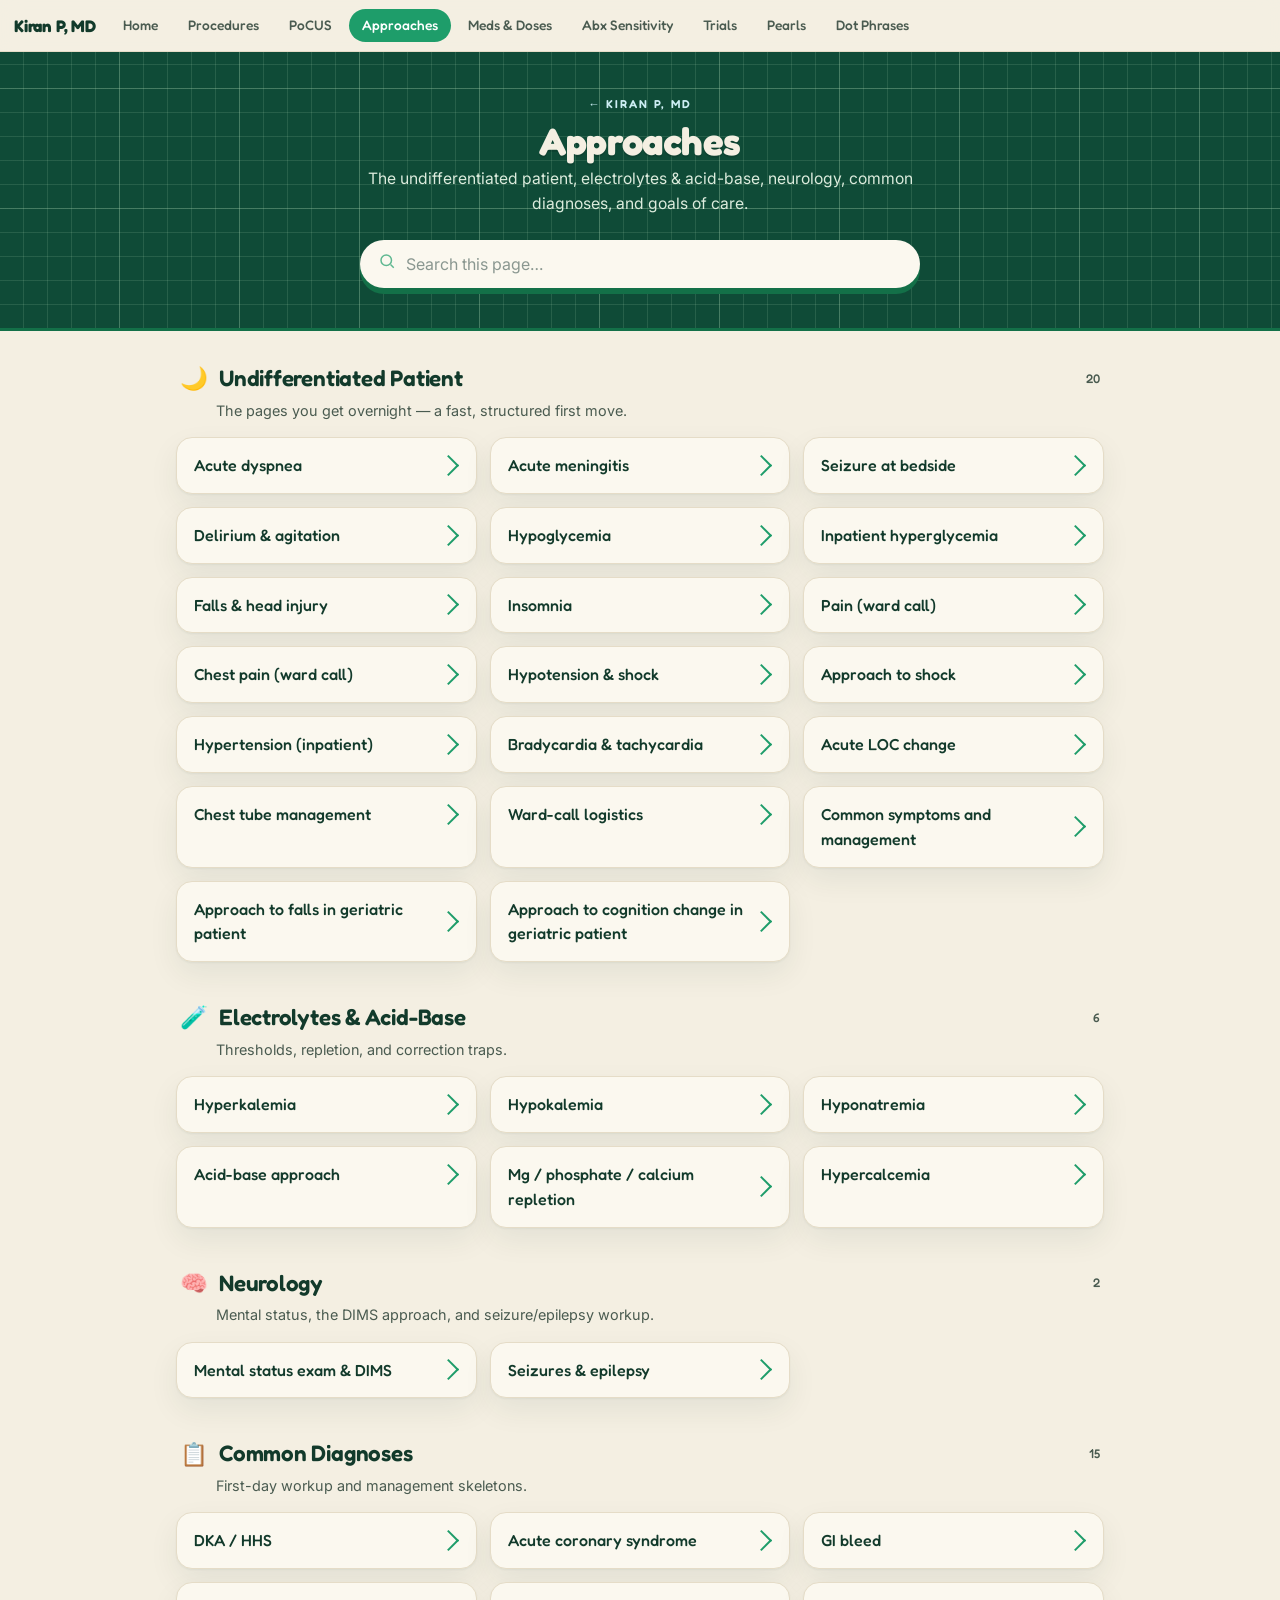
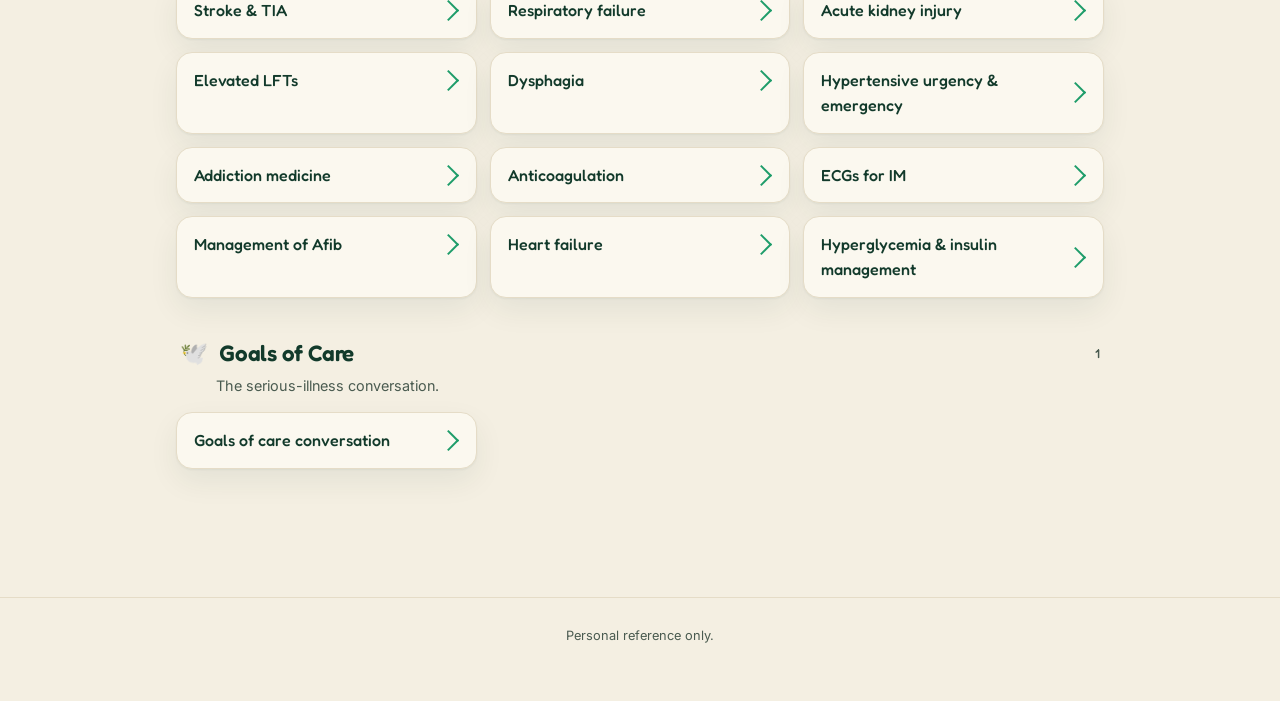
<file: approaches.html>
<!DOCTYPE html>
<html lang="en">
<head>
<meta charset="UTF-8">
<meta name="viewport" content="width=device-width, initial-scale=1.0">
<title>Approaches — Kiran P, MD</title>
<link rel="stylesheet" href="styles.css?v=4">
</head>
<body data-page="approaches">
<div class="topbar" id="topbar"></div>
<header class="hero">
  <div class="kicker"><a href="index.html" style="color:#cdeef4;text-decoration:none">← Kiran P, MD</a></div>
  <h1 id="pageTitle">Approaches</h1>
  <p id="pageDesc"></p>
  <div class="searchwrap">
    <svg viewBox="0 0 24 24" fill="none" stroke="currentColor" stroke-width="2"><circle cx="11" cy="11" r="7"/><path d="M21 21l-4.3-4.3"/></svg>
    <input id="search" type="text" placeholder="Search this page…" autocomplete="off">
  </div>
</header>
<main id="main"></main>
<footer>
  <p class="disclaimer">Personal reference only.</p>
</footer>
<script>
var _v=Date.now();
document.write('<scr'+'ipt src="data.js?t='+_v+'"></scr'+'ipt>');
document.write('<scr'+'ipt src="app.js?t='+_v+'"></scr'+'ipt>');
</script>
</body>
</html>
</file>
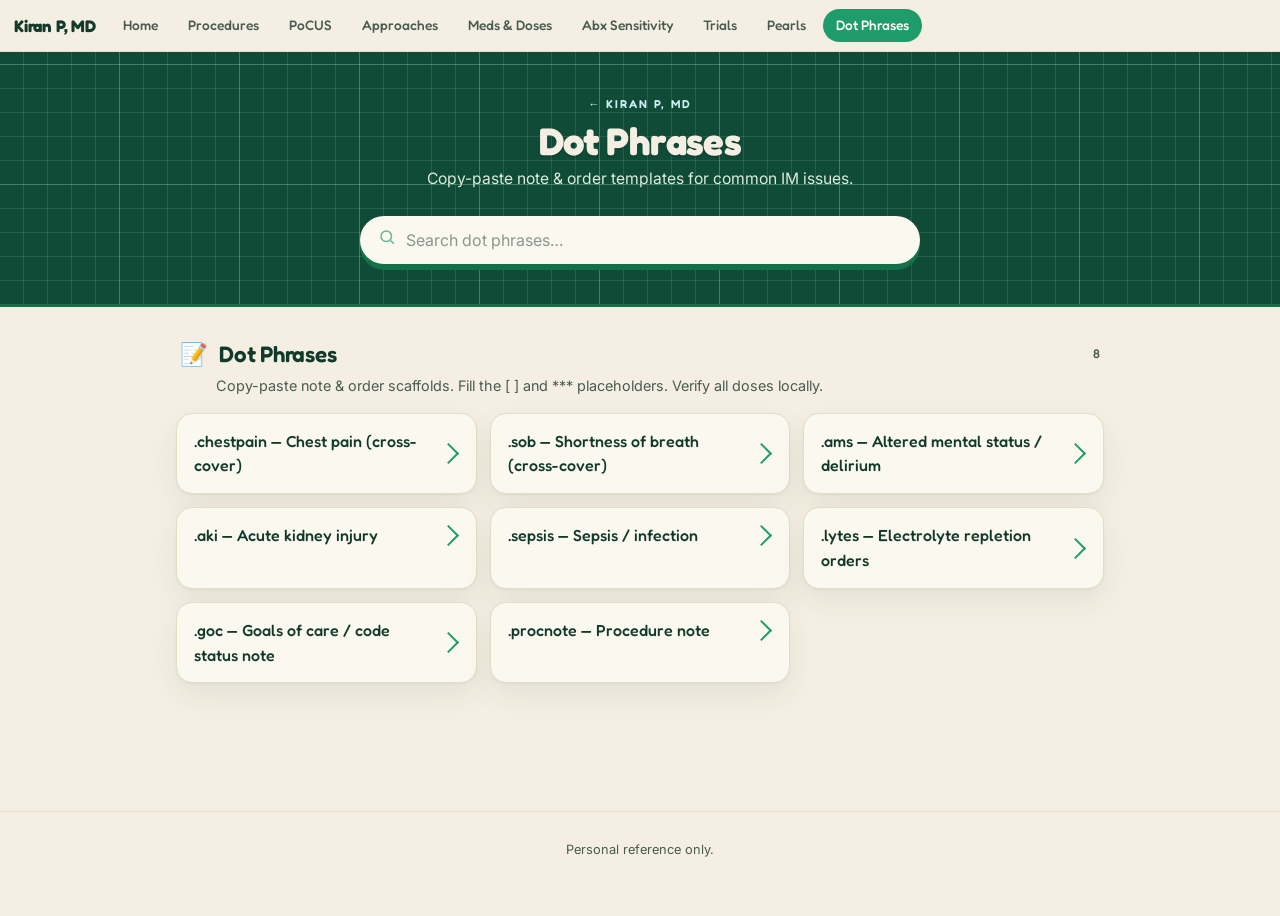
<file: dotphrases.html>
<!DOCTYPE html>
<html lang="en">
<head>
<meta charset="UTF-8">
<meta name="viewport" content="width=device-width, initial-scale=1.0">
<title>Dot Phrases — Kiran P, MD</title>
<link rel="stylesheet" href="styles.css?v=4">
</head>
<body data-page="dotphrases">
<div class="topbar" id="topbar"></div>
<header class="hero">
  <div class="kicker"><a href="index.html" style="color:#cdeef4;text-decoration:none">← Kiran P, MD</a></div>
  <h1 id="pageTitle">Dot Phrases</h1>
  <p id="pageDesc"></p>
  <div class="searchwrap">
    <svg viewBox="0 0 24 24" fill="none" stroke="currentColor" stroke-width="2"><circle cx="11" cy="11" r="7"/><path d="M21 21l-4.3-4.3"/></svg>
    <input id="search" type="text" placeholder="Search dot phrases…" autocomplete="off">
  </div>
</header>
<main id="main"></main>
<footer>
  <p class="disclaimer">Personal reference only.</p>
</footer>
<script>
var _v=Date.now();
document.write('<scr'+'ipt src="data.js?t='+_v+'"></scr'+'ipt>');
document.write('<scr'+'ipt src="app.js?t='+_v+'"></scr'+'ipt>');
</script>
</body>
</html>
</file>
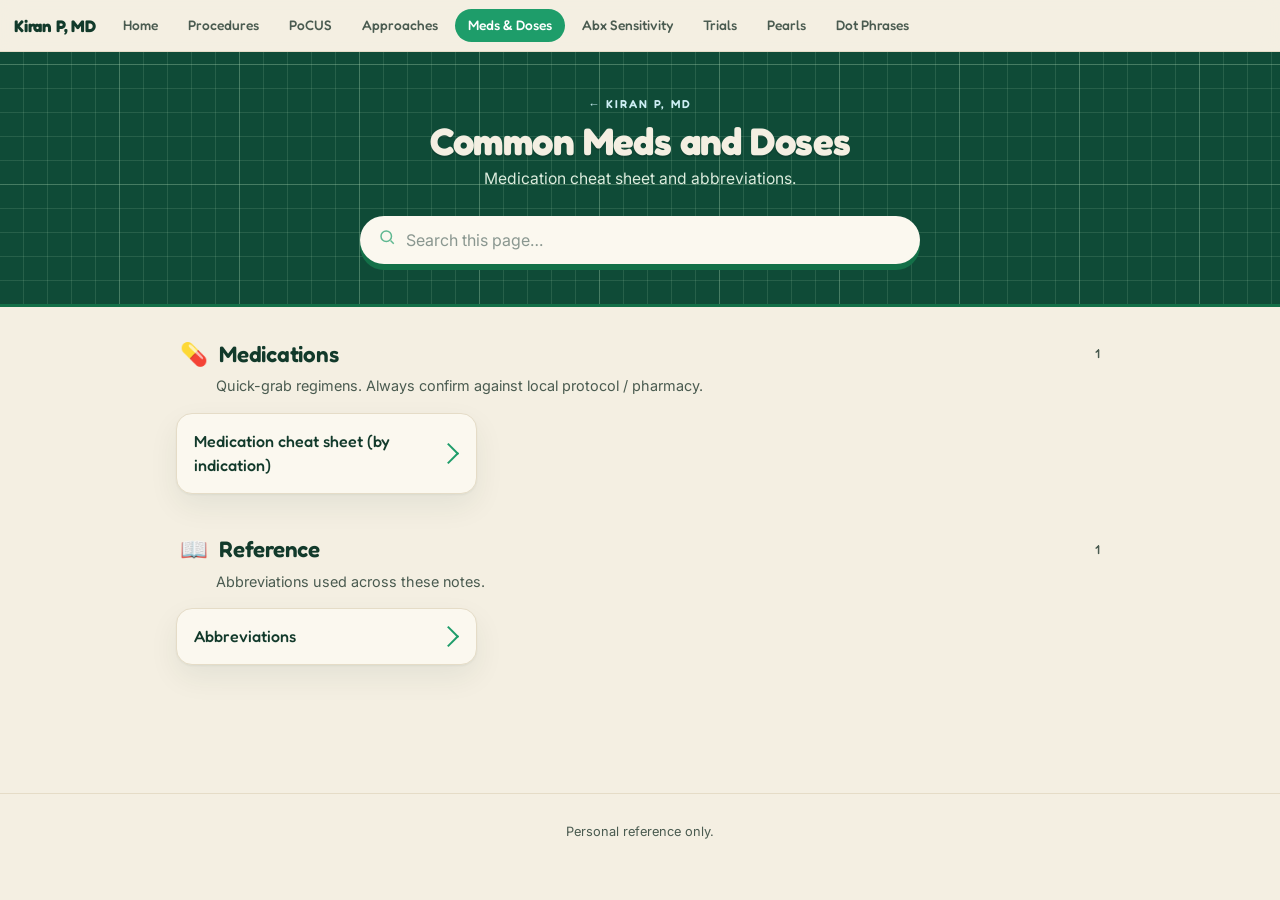
<file: meds.html>
<!DOCTYPE html>
<html lang="en">
<head>
<meta charset="UTF-8">
<meta name="viewport" content="width=device-width, initial-scale=1.0">
<title>Common Meds and Doses — Kiran P, MD</title>
<link rel="stylesheet" href="styles.css?v=4">
</head>
<body data-page="meds">
<div class="topbar" id="topbar"></div>
<header class="hero">
  <div class="kicker"><a href="index.html" style="color:#cdeef4;text-decoration:none">← Kiran P, MD</a></div>
  <h1 id="pageTitle">Medications &amp; Ward Calls</h1>
  <p id="pageDesc"></p>
  <div class="searchwrap">
    <svg viewBox="0 0 24 24" fill="none" stroke="currentColor" stroke-width="2"><circle cx="11" cy="11" r="7"/><path d="M21 21l-4.3-4.3"/></svg>
    <input id="search" type="text" placeholder="Search this page…" autocomplete="off">
  </div>
</header>
<main id="main"></main>
<footer>
  <p class="disclaimer">Personal reference only.</p>
</footer>
<script>
var _v=Date.now();
document.write('<scr'+'ipt src="data.js?t='+_v+'"></scr'+'ipt>');
document.write('<scr'+'ipt src="app.js?t='+_v+'"></scr'+'ipt>');
</script>
</body>
</html>
</file>
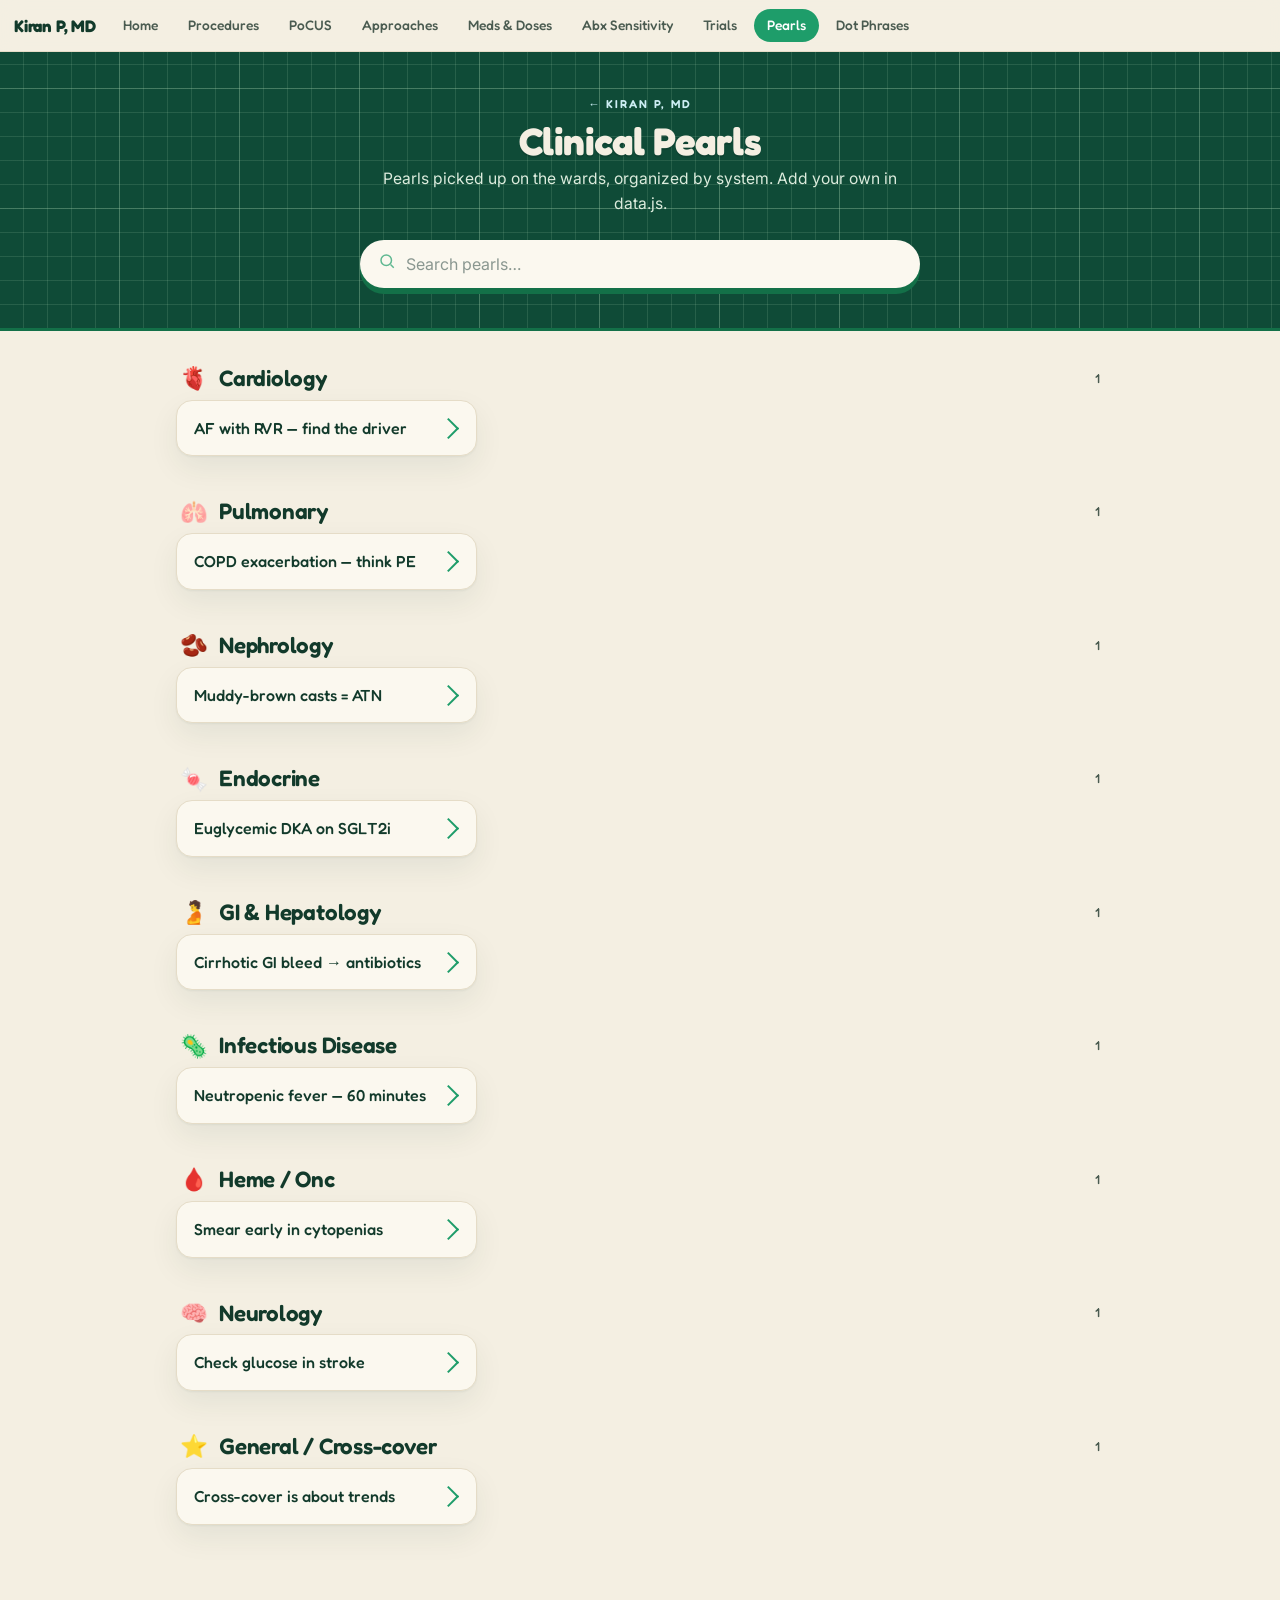
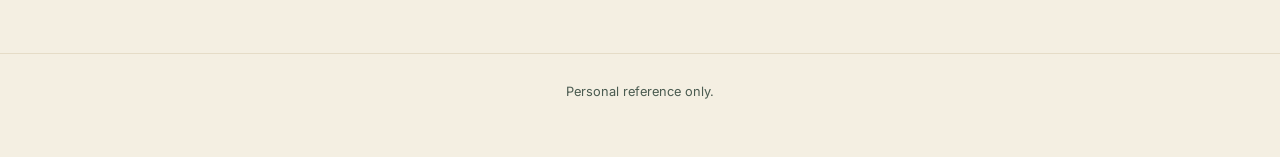
<file: pearls.html>
<!DOCTYPE html>
<html lang="en">
<head>
<meta charset="UTF-8">
<meta name="viewport" content="width=device-width, initial-scale=1.0">
<title>Clinical Pearls — Kiran P, MD</title>
<link rel="stylesheet" href="styles.css?v=4">
</head>
<body data-page="pearls">
<div class="topbar" id="topbar"></div>
<header class="hero">
  <div class="kicker"><a href="index.html" style="color:#cdeef4;text-decoration:none">← Kiran P, MD</a></div>
  <h1 id="pageTitle">Clinical Pearls</h1>
  <p id="pageDesc"></p>
  <div class="searchwrap">
    <svg viewBox="0 0 24 24" fill="none" stroke="currentColor" stroke-width="2"><circle cx="11" cy="11" r="7"/><path d="M21 21l-4.3-4.3"/></svg>
    <input id="search" type="text" placeholder="Search pearls…" autocomplete="off">
  </div>
</header>
<main id="main"></main>
<footer>
  <p class="disclaimer">Personal reference only.</p>
</footer>
<script>
var _v=Date.now();
document.write('<scr'+'ipt src="data.js?t='+_v+'"></scr'+'ipt>');
document.write('<scr'+'ipt src="app.js?t='+_v+'"></scr'+'ipt>');
</script>
</body>
</html>
</file>
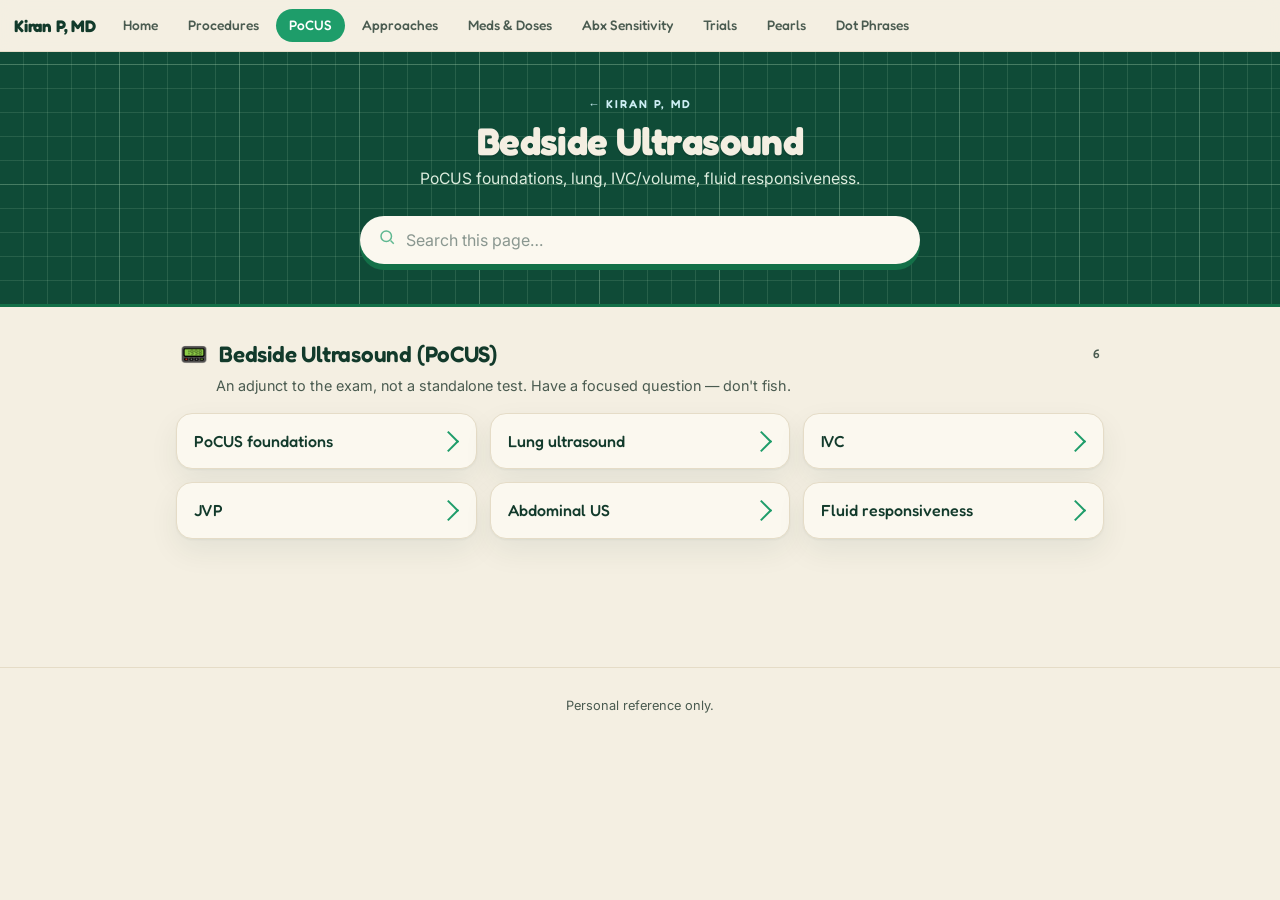
<file: pocus.html>
<!DOCTYPE html>
<html lang="en">
<head>
<meta charset="UTF-8">
<meta name="viewport" content="width=device-width, initial-scale=1.0">
<title>Bedside Ultrasound — Kiran P, MD</title>
<link rel="stylesheet" href="styles.css?v=4">
</head>
<body data-page="pocus">
<div class="topbar" id="topbar"></div>
<header class="hero">
  <div class="kicker"><a href="index.html" style="color:#cdeef4;text-decoration:none">← Kiran P, MD</a></div>
  <h1 id="pageTitle">Bedside Ultrasound</h1>
  <p id="pageDesc"></p>
  <div class="searchwrap">
    <svg viewBox="0 0 24 24" fill="none" stroke="currentColor" stroke-width="2"><circle cx="11" cy="11" r="7"/><path d="M21 21l-4.3-4.3"/></svg>
    <input id="search" type="text" placeholder="Search this page…" autocomplete="off">
  </div>
</header>
<main id="main"></main>
<footer>
  <p class="disclaimer">Personal reference only.</p>
</footer>
<script>
var _v=Date.now();
document.write('<scr'+'ipt src="data.js?t='+_v+'"></scr'+'ipt>');
document.write('<scr'+'ipt src="app.js?t='+_v+'"></scr'+'ipt>');
</script>
</body>
</html>
</file>
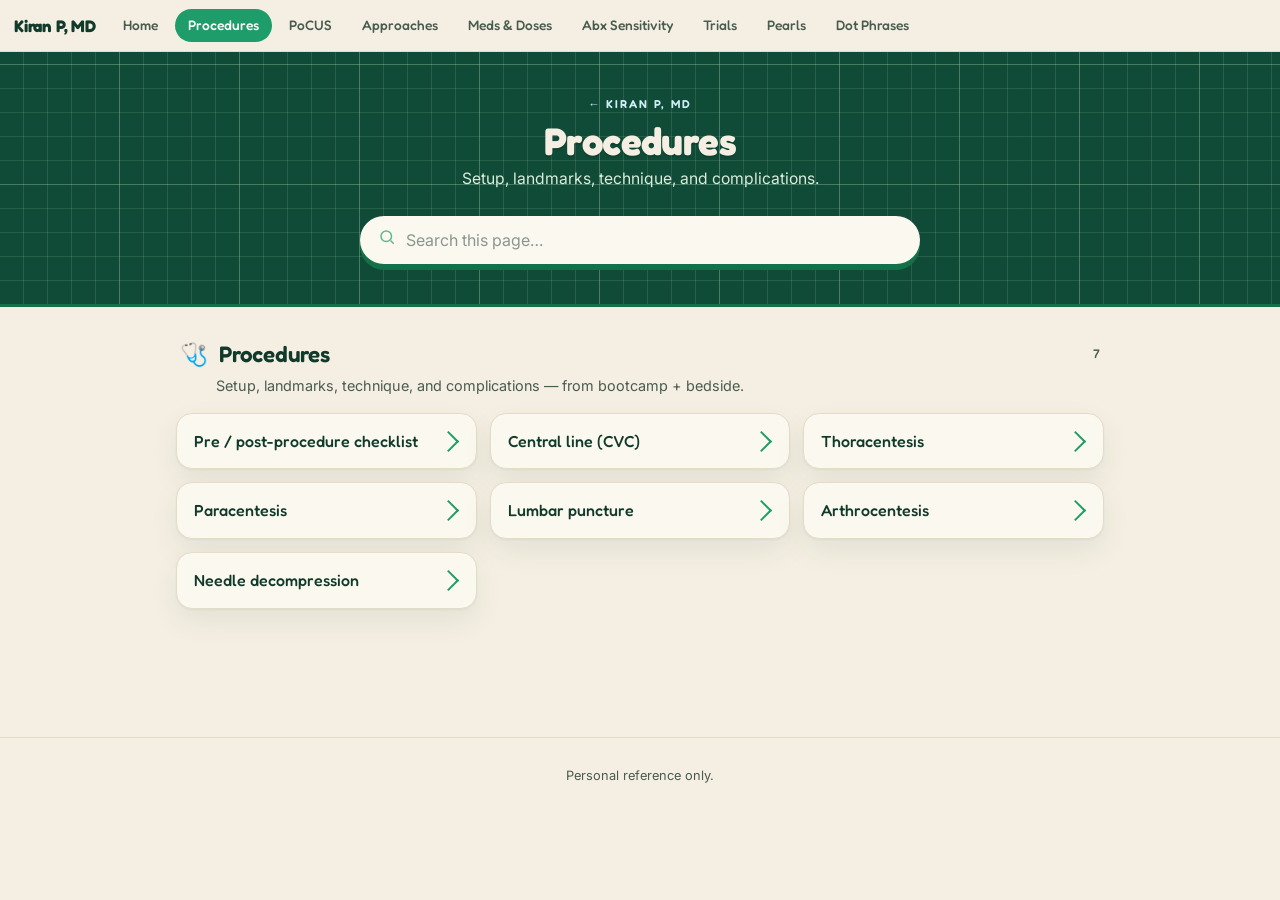
<file: procedures.html>
<!DOCTYPE html>
<html lang="en">
<head>
<meta charset="UTF-8">
<meta name="viewport" content="width=device-width, initial-scale=1.0">
<title>Procedures — Kiran P, MD</title>
<link rel="stylesheet" href="styles.css?v=4">
</head>
<body data-page="procedures">
<div class="topbar" id="topbar"></div>
<header class="hero">
  <div class="kicker"><a href="index.html" style="color:#cdeef4;text-decoration:none">← Kiran P, MD</a></div>
  <h1 id="pageTitle">Procedures</h1>
  <p id="pageDesc"></p>
  <div class="searchwrap">
    <svg viewBox="0 0 24 24" fill="none" stroke="currentColor" stroke-width="2"><circle cx="11" cy="11" r="7"/><path d="M21 21l-4.3-4.3"/></svg>
    <input id="search" type="text" placeholder="Search this page…" autocomplete="off">
  </div>
</header>
<main id="main"></main>
<footer>
  <p class="disclaimer">Personal reference only.</p>
</footer>
<script>
var _v=Date.now();
document.write('<scr'+'ipt src="data.js?t='+_v+'"></scr'+'ipt>');
document.write('<scr'+'ipt src="app.js?t='+_v+'"></scr'+'ipt>');
</script>
</body>
</html>
</file>
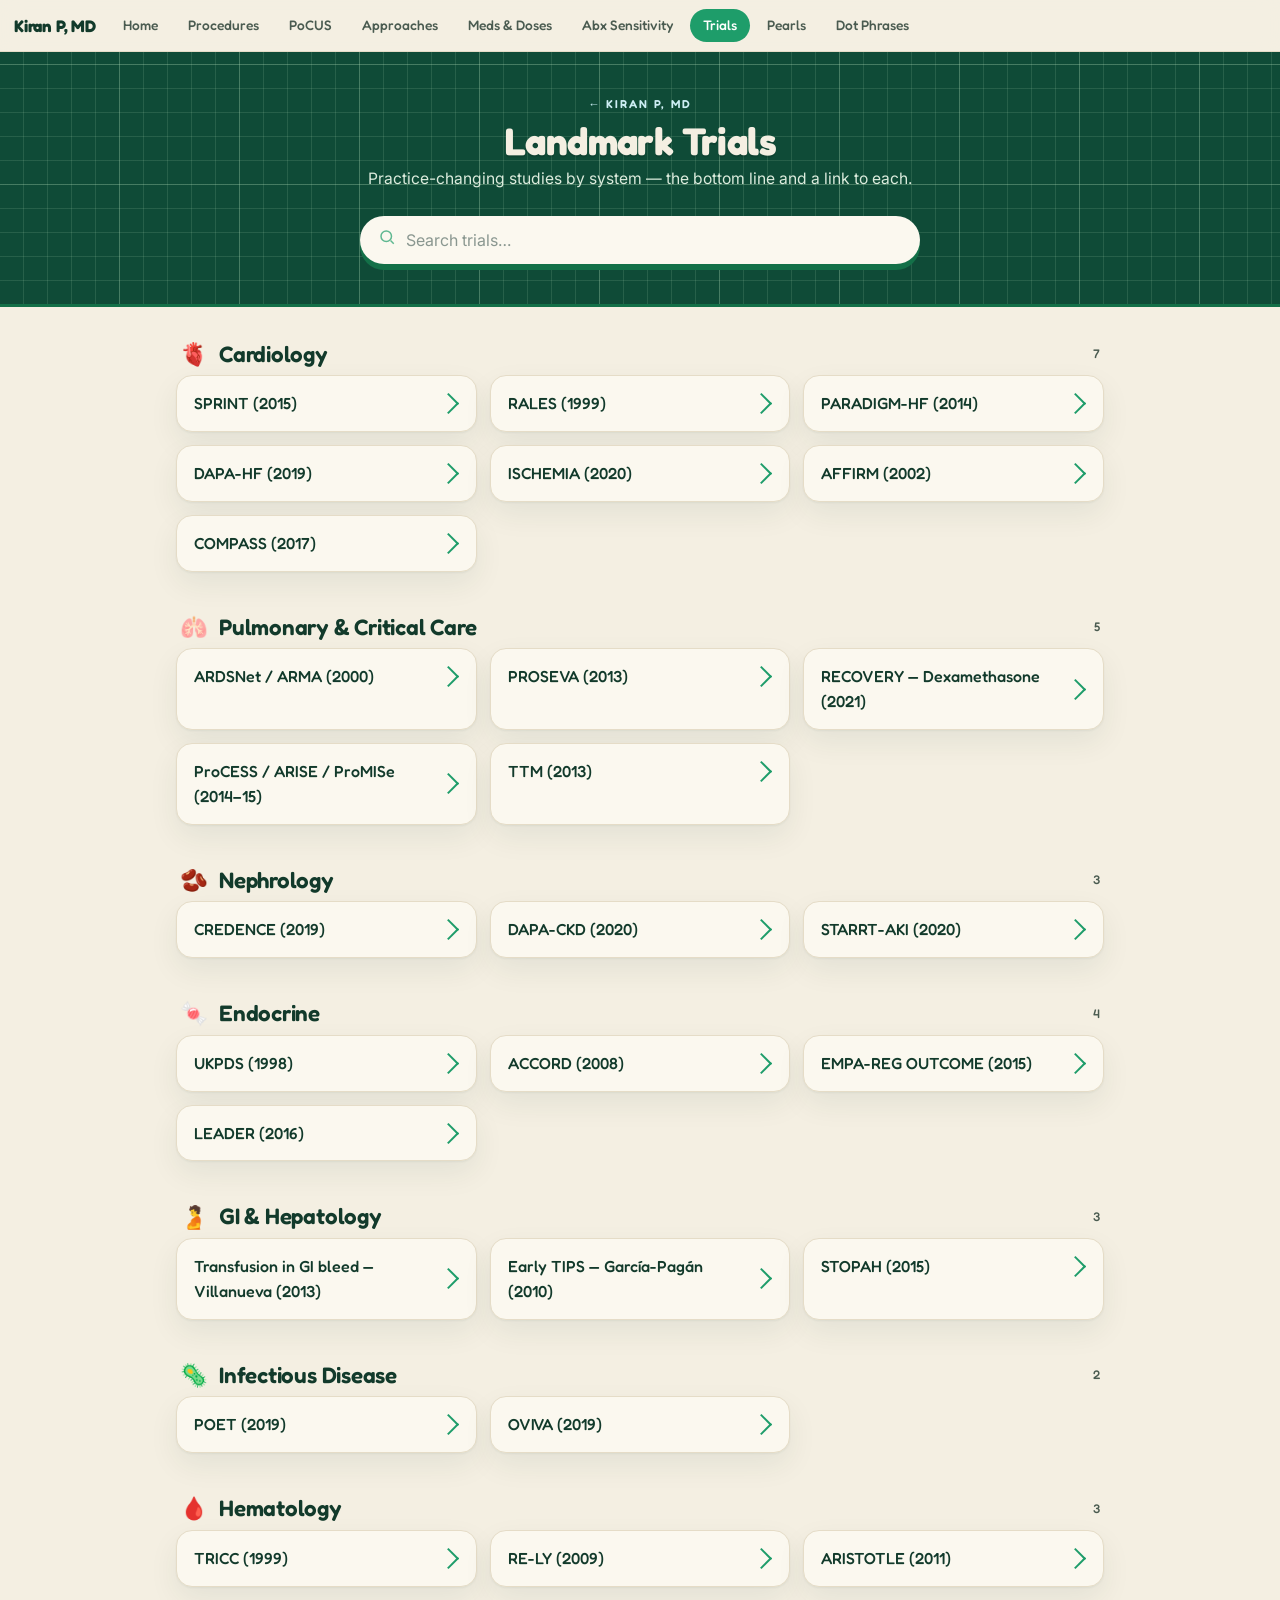
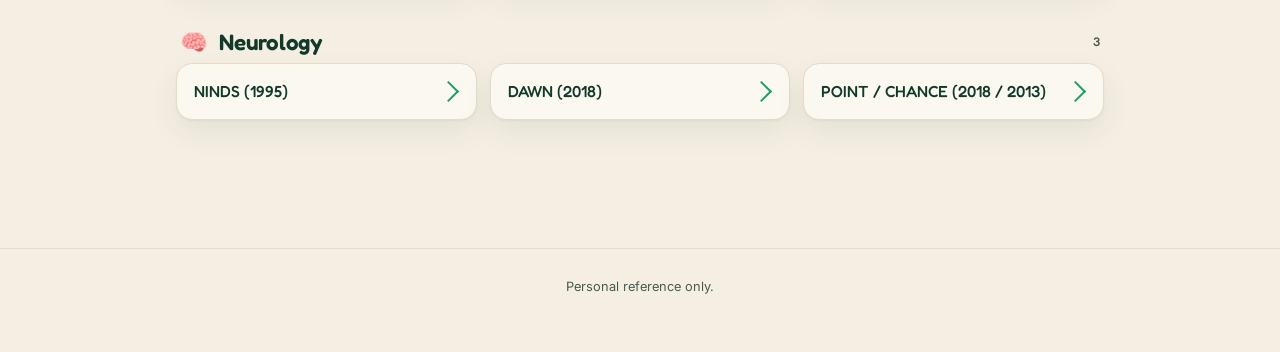
<file: trials.html>
<!DOCTYPE html>
<html lang="en">
<head>
<meta charset="UTF-8">
<meta name="viewport" content="width=device-width, initial-scale=1.0">
<title>Landmark Trials — Kiran P, MD</title>
<link rel="stylesheet" href="styles.css?v=4">
</head>
<body data-page="trials">
<div class="topbar" id="topbar"></div>
<header class="hero">
  <div class="kicker"><a href="index.html" style="color:#cdeef4;text-decoration:none">← Kiran P, MD</a></div>
  <h1 id="pageTitle">Landmark Trials</h1>
  <p id="pageDesc"></p>
  <div class="searchwrap">
    <svg viewBox="0 0 24 24" fill="none" stroke="currentColor" stroke-width="2"><circle cx="11" cy="11" r="7"/><path d="M21 21l-4.3-4.3"/></svg>
    <input id="search" type="text" placeholder="Search trials…" autocomplete="off">
  </div>
</header>
<main id="main"></main>
<footer>
  <p class="disclaimer">Personal reference only.</p>
</footer>
<script>
var _v=Date.now();
document.write('<scr'+'ipt src="data.js?t='+_v+'"></scr'+'ipt>');
document.write('<scr'+'ipt src="app.js?t='+_v+'"></scr'+'ipt>');
</script>
</body>
</html>
</file>
<file: styles.css>
@import url('https://fonts.googleapis.com/css2?family=Fredoka:wght@400;500;600;700&family=Inter:wght@400;500;600;700&display=swap');

:root{
  --paper:#f4efe2;          /* warm cream page */
  --paper2:#ece5d3;
  --card:#fbf8ef;           /* warm white card */
  --ink:#123a2b;            /* deep forest green (headings) */
  --ink-soft:#4a5b50;       /* muted body */
  --mat:#0f4b37;            /* cutting-mat green (hero) */
  --mat-line:rgba(160,205,170,.16);
  --mat-line2:rgba(160,205,170,.26);
  --accent:#1e9d6a;         /* emerald */
  --accent-dark:#137048;    /* extruded shadow / darker */
  --accent-soft:#e4f1e4;
  --warn:#b45a1e;
  --warn-soft:#f9ecdd;
  --line:#e5dcc7;           /* warm border */
  --shadow:0 1px 2px rgba(18,58,43,.05),0 12px 30px rgba(18,58,43,.07);
  --radius:16px;
  --display:"Fredoka",-apple-system,BlinkMacSystemFont,"Segoe UI",sans-serif;
  --body:"Inter",-apple-system,BlinkMacSystemFont,"Segoe UI",Roboto,sans-serif;
}
*{box-sizing:border-box}
html{scroll-behavior:smooth}
body{
  margin:0;font-family:var(--body);color:var(--ink);background:var(--paper);
  line-height:1.55;-webkit-font-smoothing:antialiased;
}
a{color:var(--accent-dark)}

/* ---- top nav ---- */
.topbar{
  position:sticky;top:0;z-index:40;
  background:rgba(244,239,226,.92);backdrop-filter:blur(10px);
  border-bottom:1px solid var(--line);
  display:flex;align-items:center;gap:4px;padding:9px 14px;overflow-x:auto;white-space:nowrap;
}
.topbar .brand{font-family:var(--display);font-weight:700;color:var(--ink);font-size:1.05rem;margin-right:10px;text-decoration:none;flex:none;letter-spacing:-.01em}
.topbar a.navlink{
  font-family:var(--display);color:var(--ink-soft);text-decoration:none;font-size:.86rem;font-weight:500;
  padding:6px 13px;border-radius:999px;flex:none;
}
.topbar a.navlink:hover{color:var(--ink);background:var(--accent-soft)}
.topbar a.navlink.active{color:#fff;background:var(--accent)}

/* ---- hero (cutting-mat) ---- */
header.hero{
  position:relative;color:#f4efe2;padding:44px 20px 40px;text-align:center;
  background-color:var(--mat);
  background-image:
    repeating-linear-gradient(0deg, transparent 0 23px, var(--mat-line) 23px 24px),
    repeating-linear-gradient(90deg, transparent 0 23px, var(--mat-line) 23px 24px),
    repeating-linear-gradient(0deg, transparent 0 119px, var(--mat-line2) 119px 120px),
    repeating-linear-gradient(90deg, transparent 0 119px, var(--mat-line2) 119px 120px);
  border-bottom:3px solid var(--accent-dark);
}
header.hero .kicker{font-family:var(--display);text-transform:uppercase;letter-spacing:.16em;font-size:.72rem;font-weight:600;color:#bfe0c6}
header.hero .kicker a{color:#bfe0c6;text-decoration:none}
header.hero h1{font-family:var(--display);margin:.4rem 0 .4rem;font-size:2.4rem;font-weight:700;letter-spacing:-.015em;line-height:1.05;text-shadow:0 2px 0 rgba(0,0,0,.12)}
header.hero p{margin:0 auto;max-width:560px;font-size:.98rem;color:#dcecdd}
.searchwrap{max-width:560px;margin:24px auto 0;position:relative}
#search{width:100%;font-family:var(--body);padding:14px 16px 14px 46px;border:none;border-radius:999px;font-size:1rem;box-shadow:0 6px 0 var(--accent-dark);outline:none;color:var(--ink);background:#fbf8ef}
#search::placeholder{color:#8a9790}
.searchwrap svg{position:absolute;left:18px;top:calc(50% - 3px);transform:translateY(-50%);width:18px;height:18px;color:var(--accent);opacity:.7}

main{max-width:960px;margin:0 auto;padding:30px 16px 90px}

/* ---- home cards ---- */
.homegrid{display:grid;grid-template-columns:repeat(auto-fill,minmax(268px,1fr));gap:16px;margin-top:6px}
a.homecard{
  display:block;text-decoration:none;color:inherit;background:var(--card);
  border:1.5px solid var(--line);border-radius:var(--radius);box-shadow:var(--shadow);
  padding:22px;transition:transform .12s,border-color .12s,box-shadow .12s;
}
a.homecard:hover{transform:translateY(-3px);border-color:var(--accent);box-shadow:0 4px 0 var(--accent-dark),0 16px 34px rgba(18,58,43,.1)}
a.homecard .ico{font-size:1.9rem;display:block;margin-bottom:10px}
a.homecard h3{font-family:var(--display);margin:0 0 5px;font-size:1.2rem;font-weight:600;color:var(--ink)}
a.homecard p{margin:0;color:var(--ink-soft);font-size:.89rem}
a.homecard .cnt{font-family:var(--display);display:inline-block;margin-top:12px;font-size:.74rem;font-weight:600;color:#fff;background:var(--accent);padding:3px 11px;border-radius:999px}

/* ---- global search results ---- */
#results{margin-top:18px}
#results .ritem{display:block;text-decoration:none;color:inherit;background:var(--card);border:1.5px solid var(--line);border-radius:12px;box-shadow:var(--shadow);padding:12px 16px;margin-bottom:9px}
#results .ritem:hover{border-color:var(--accent)}
#results .ritem b{font-family:var(--display);font-weight:600;color:var(--ink)}
#results .ritem .where{font-family:var(--display);font-size:.72rem;color:var(--accent-dark);text-transform:uppercase;letter-spacing:.06em;font-weight:600}

/* ---- sections + cards ---- */
section{margin-bottom:38px;scroll-margin-top:64px}
.sec-head{display:flex;align-items:center;gap:11px;margin:0 4px 4px}
.sec-head .ico{font-size:1.4rem;line-height:1}
.sec-head h2{font-family:var(--display);margin:0;font-size:1.4rem;font-weight:600;letter-spacing:-.01em;color:var(--ink)}
.sec-head .count{font-family:var(--display);font-size:.78rem;color:var(--ink-soft);font-weight:500;margin-left:auto}
.sec-desc{margin:0 4px 15px 40px;color:var(--ink-soft);font-size:.9rem}
.grid{display:grid;grid-template-columns:repeat(auto-fill,minmax(258px,1fr));gap:13px}

details.card{background:var(--card);border:1.5px solid var(--line);border-radius:var(--radius);box-shadow:var(--shadow);overflow:hidden;transition:border-color .15s;scroll-margin-top:72px}
details.card[open]{border-color:var(--accent);grid-column:1/-1}
summary{font-family:var(--display);list-style:none;cursor:pointer;padding:15px 17px;font-weight:500;font-size:1rem;color:var(--ink);display:flex;align-items:center;justify-content:space-between;gap:8px}
summary::-webkit-details-marker{display:none}
summary .chev{flex:none;width:15px;height:15px;border-right:2.5px solid var(--accent);border-bottom:2.5px solid var(--accent);transform:rotate(-45deg);transition:transform .2s;margin-right:3px}
details[open] summary .chev{transform:rotate(45deg)}

.card-body{padding:4px 20px 20px;border-top:1.5px solid var(--line);font-size:.93rem;color:var(--ink-soft)}
.card-body h4{font-family:var(--display);margin:17px 0 5px;font-size:.76rem;text-transform:uppercase;letter-spacing:.06em;color:var(--accent-dark);font-weight:600}
.card-body h4:first-child{margin-top:14px}
.card-body ul{margin:5px 0;padding-left:19px}
.card-body li{margin:3px 0}
.card-body p{margin:7px 0}
.card-body b{color:var(--ink)}
.card-body code{background:var(--accent-soft);padding:1px 5px;border-radius:5px;font-size:.86em;color:var(--ink)}
.card-body .lead{color:var(--ink-soft);font-style:italic;margin-top:12px}
.card-body details{margin:9px 0;border:1.5px solid var(--line);border-radius:10px;background:#fdfbf4}
.card-body details > summary{padding:9px 14px;font-size:.9rem;font-weight:500;color:var(--accent-dark)}
.card-body details .inner{padding:2px 15px 12px}
.flag{background:var(--warn-soft);border-left:4px solid var(--warn);border-radius:0 9px 9px 0;padding:10px 14px;margin:11px 0;font-size:.9rem;color:#8a441a}
.flag b{color:var(--warn)}
.pill{background:var(--accent-soft);border-radius:0 9px 9px 0;border-left:4px solid var(--accent);padding:10px 14px;margin:11px 0;font-size:.9rem;color:var(--ink)}
.tag{font-family:var(--display);display:inline-block;font-size:.64rem;font-weight:600;text-transform:uppercase;letter-spacing:.04em;color:var(--ink-soft);background:var(--paper2);padding:2px 8px;border-radius:999px;margin-left:8px;vertical-align:middle}

/* ---- dot phrases ---- */
.dp-actions{display:flex;justify-content:flex-end;margin:12px 0 6px}
.copybtn{
  font-family:var(--display);cursor:pointer;border:none;background:var(--accent);color:#fff;font-weight:600;font-size:.84rem;
  padding:9px 18px;border-radius:11px;box-shadow:0 4px 0 var(--accent-dark);transition:transform .05s,box-shadow .05s;
}
.copybtn:hover{filter:brightness(1.04)}
.copybtn:active{transform:translateY(3px);box-shadow:0 1px 0 var(--accent-dark)}
.copybtn.done{background:var(--accent-dark);box-shadow:0 4px 0 #0c5236}
pre.dp{white-space:pre-wrap;background:#0f4b37;border-radius:11px;padding:15px 17px;font-family:"SF Mono",Menlo,Consolas,monospace;font-size:.82rem;line-height:1.55;color:#e7f2e3;overflow-x:auto;box-shadow:inset 0 0 0 1px rgba(160,205,170,.15)}

.noresults{display:none;text-align:center;color:var(--ink-soft);padding:40px;font-style:italic}
footer{text-align:center;color:var(--ink-soft);font-size:.8rem;padding:28px 20px 46px;border-top:1px solid var(--line)}
.disclaimer{max-width:720px;margin:0 auto 10px;line-height:1.5}

@media(max-width:560px){
  header.hero h1{font-size:1.95rem}
}
</file>
